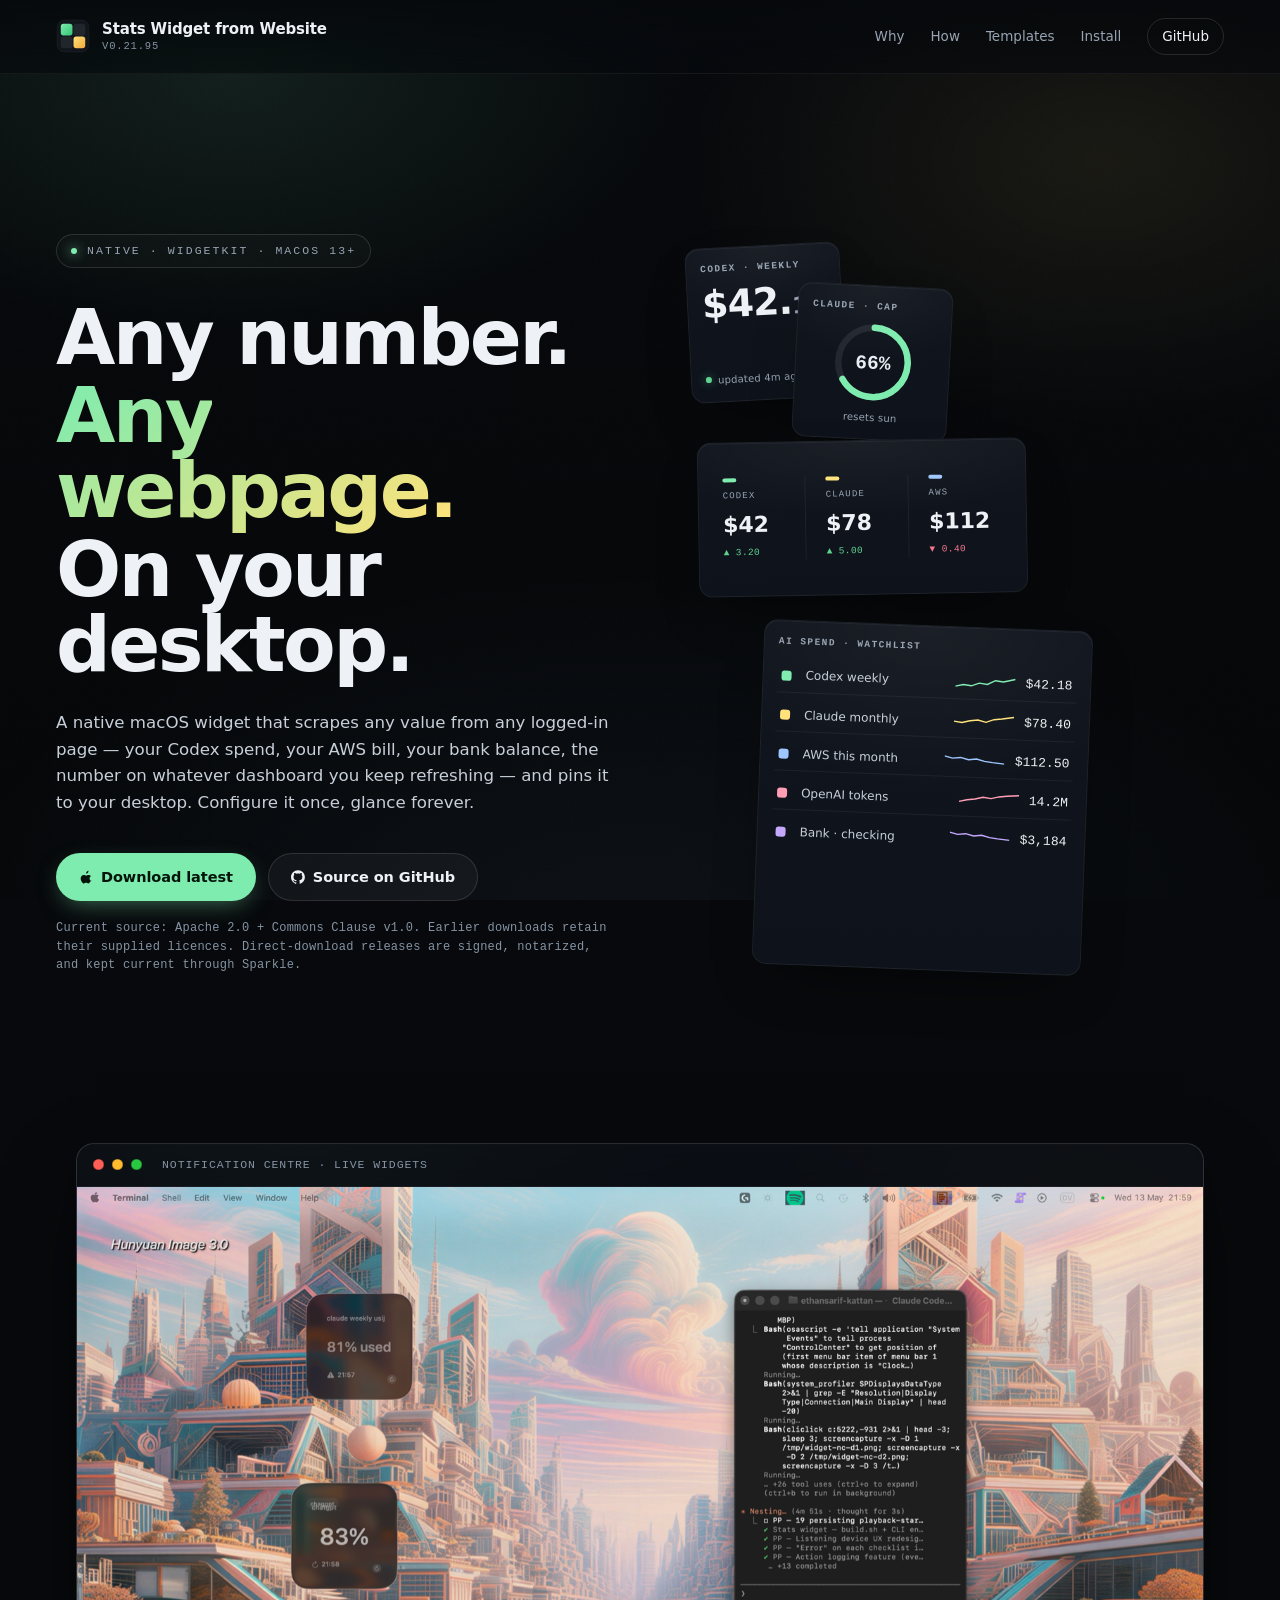
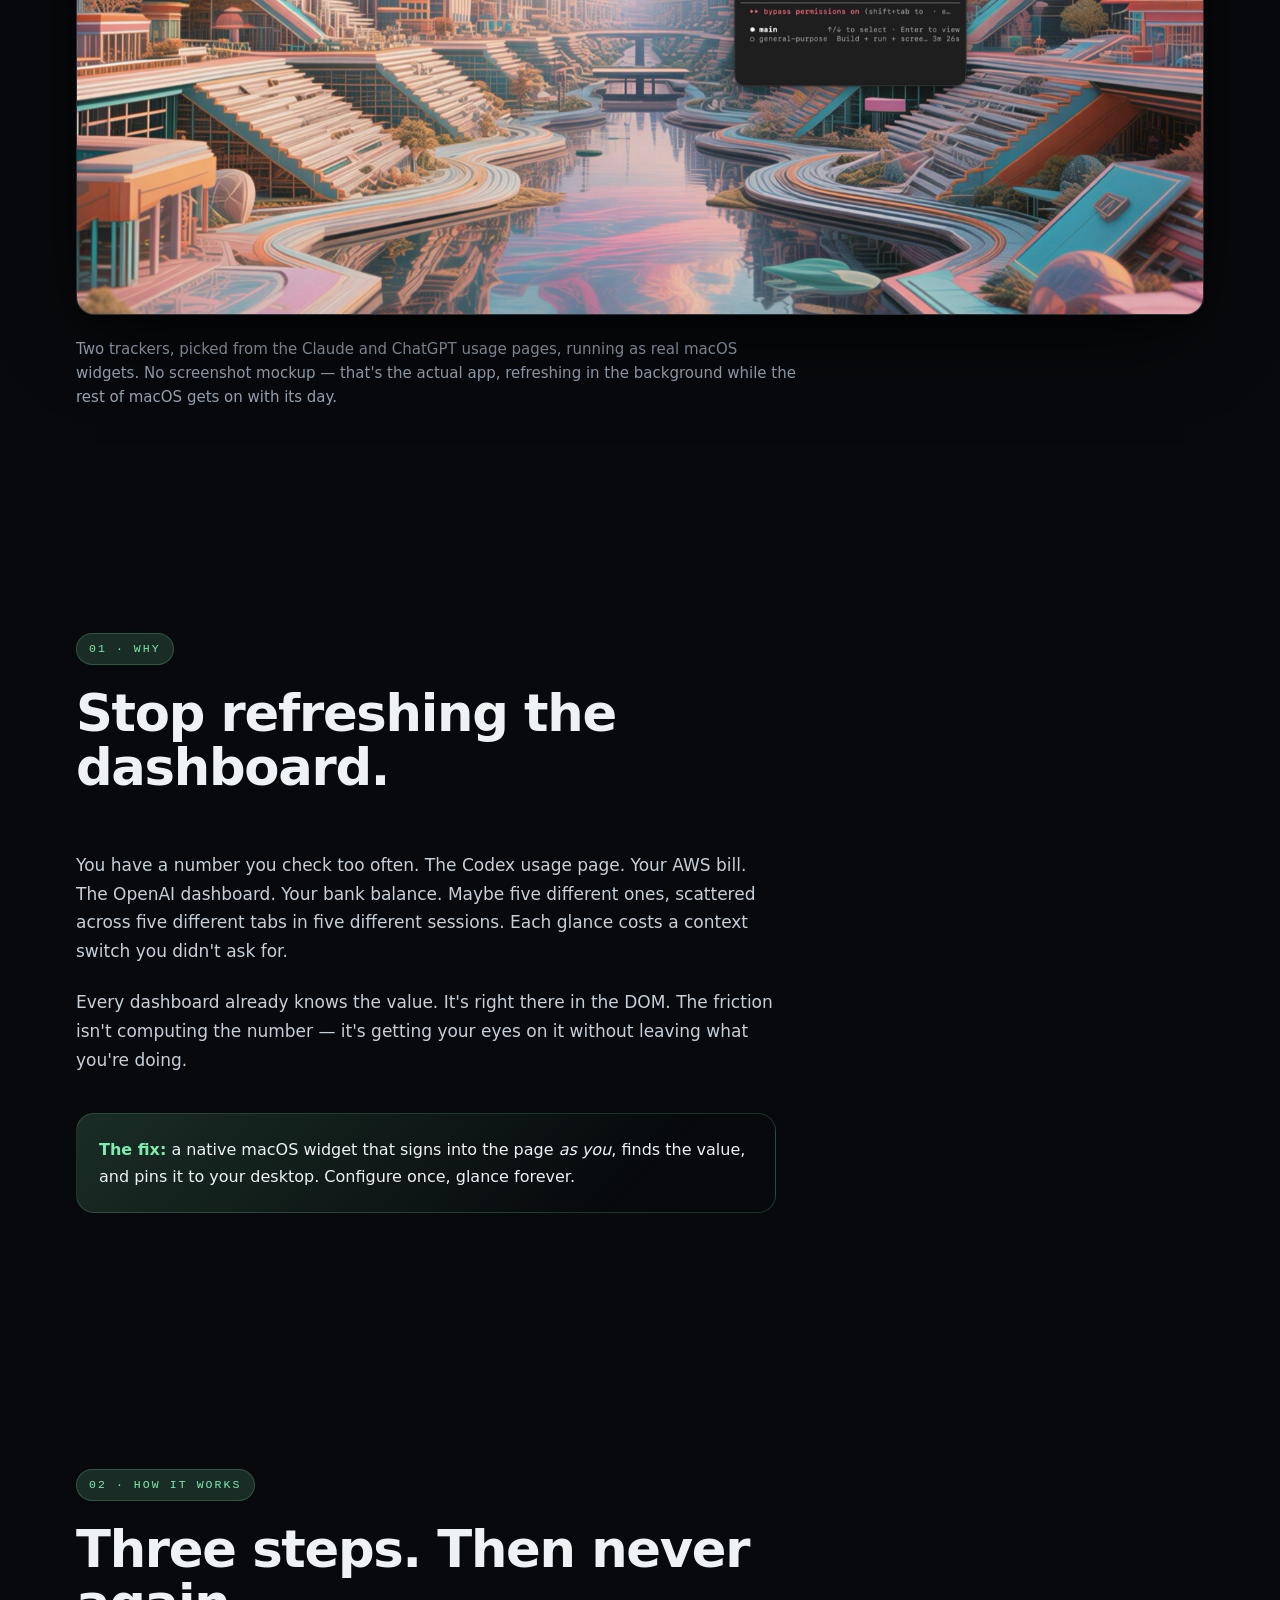
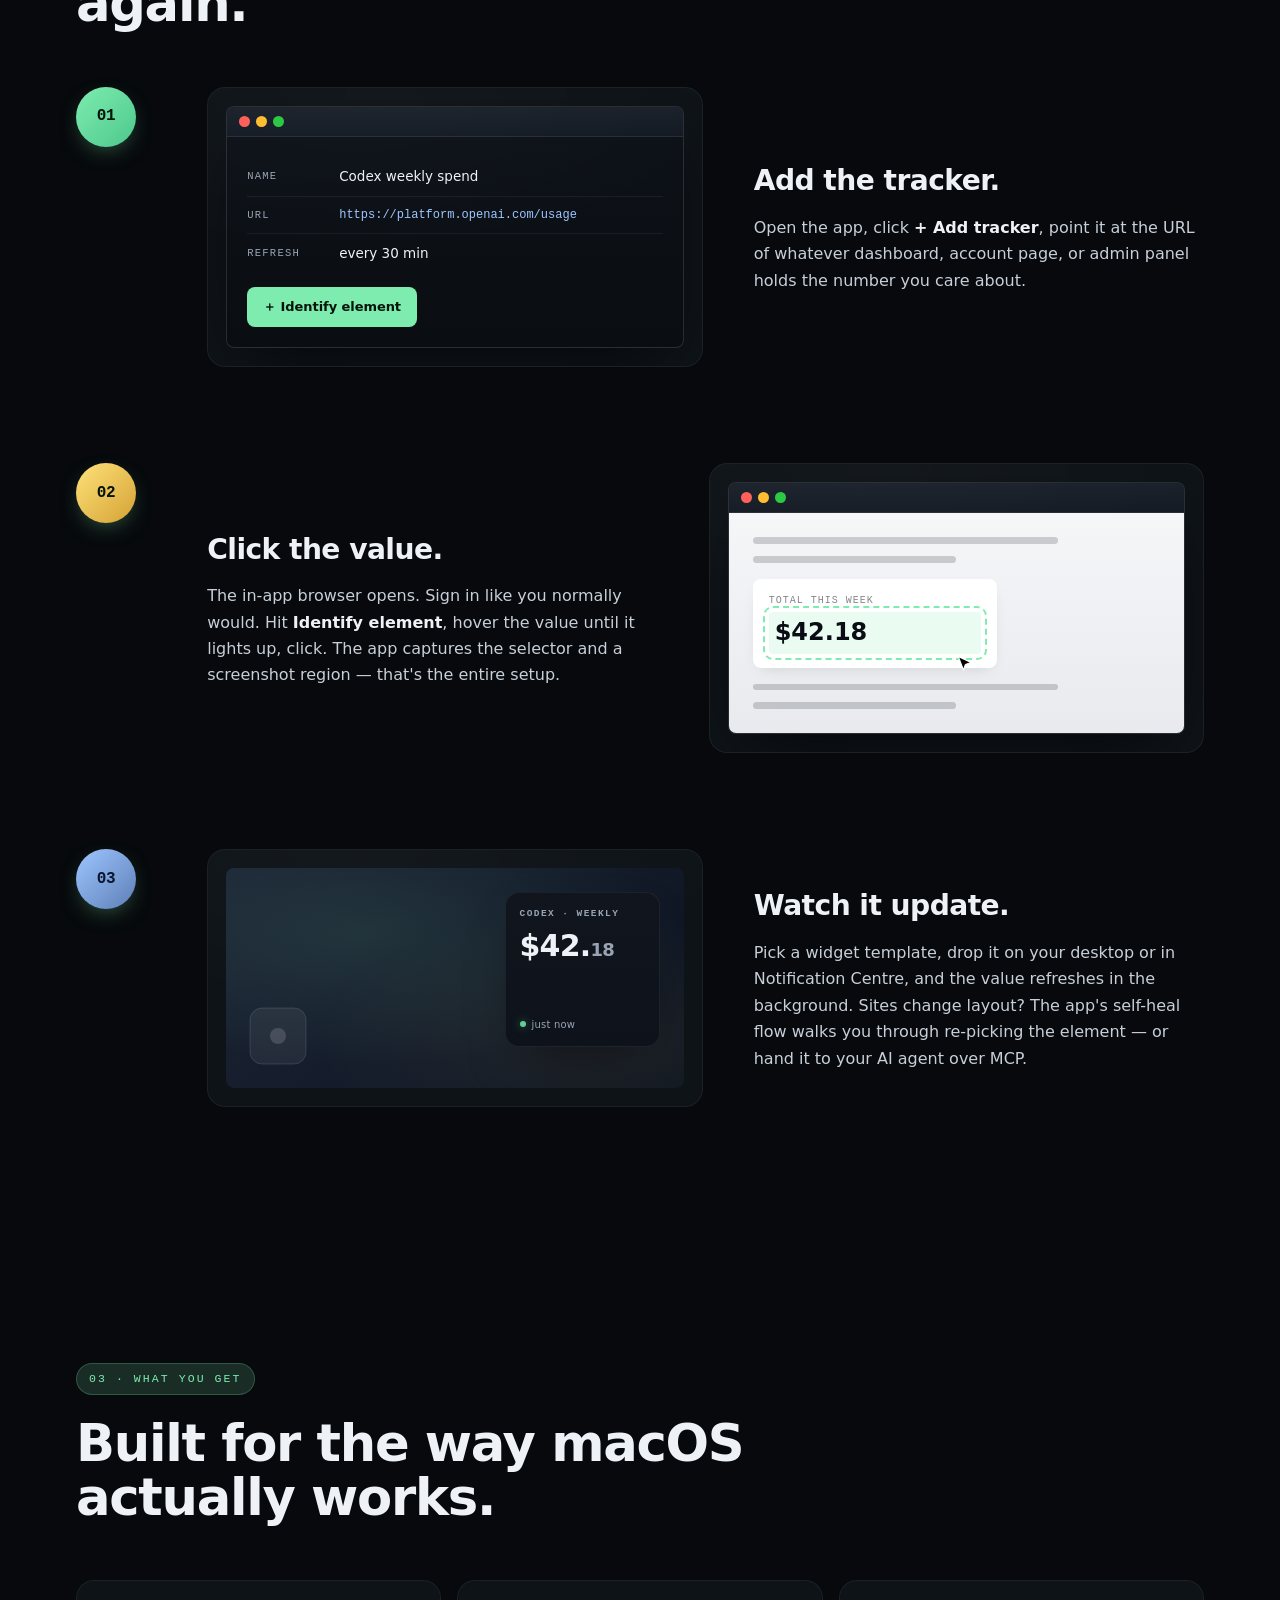
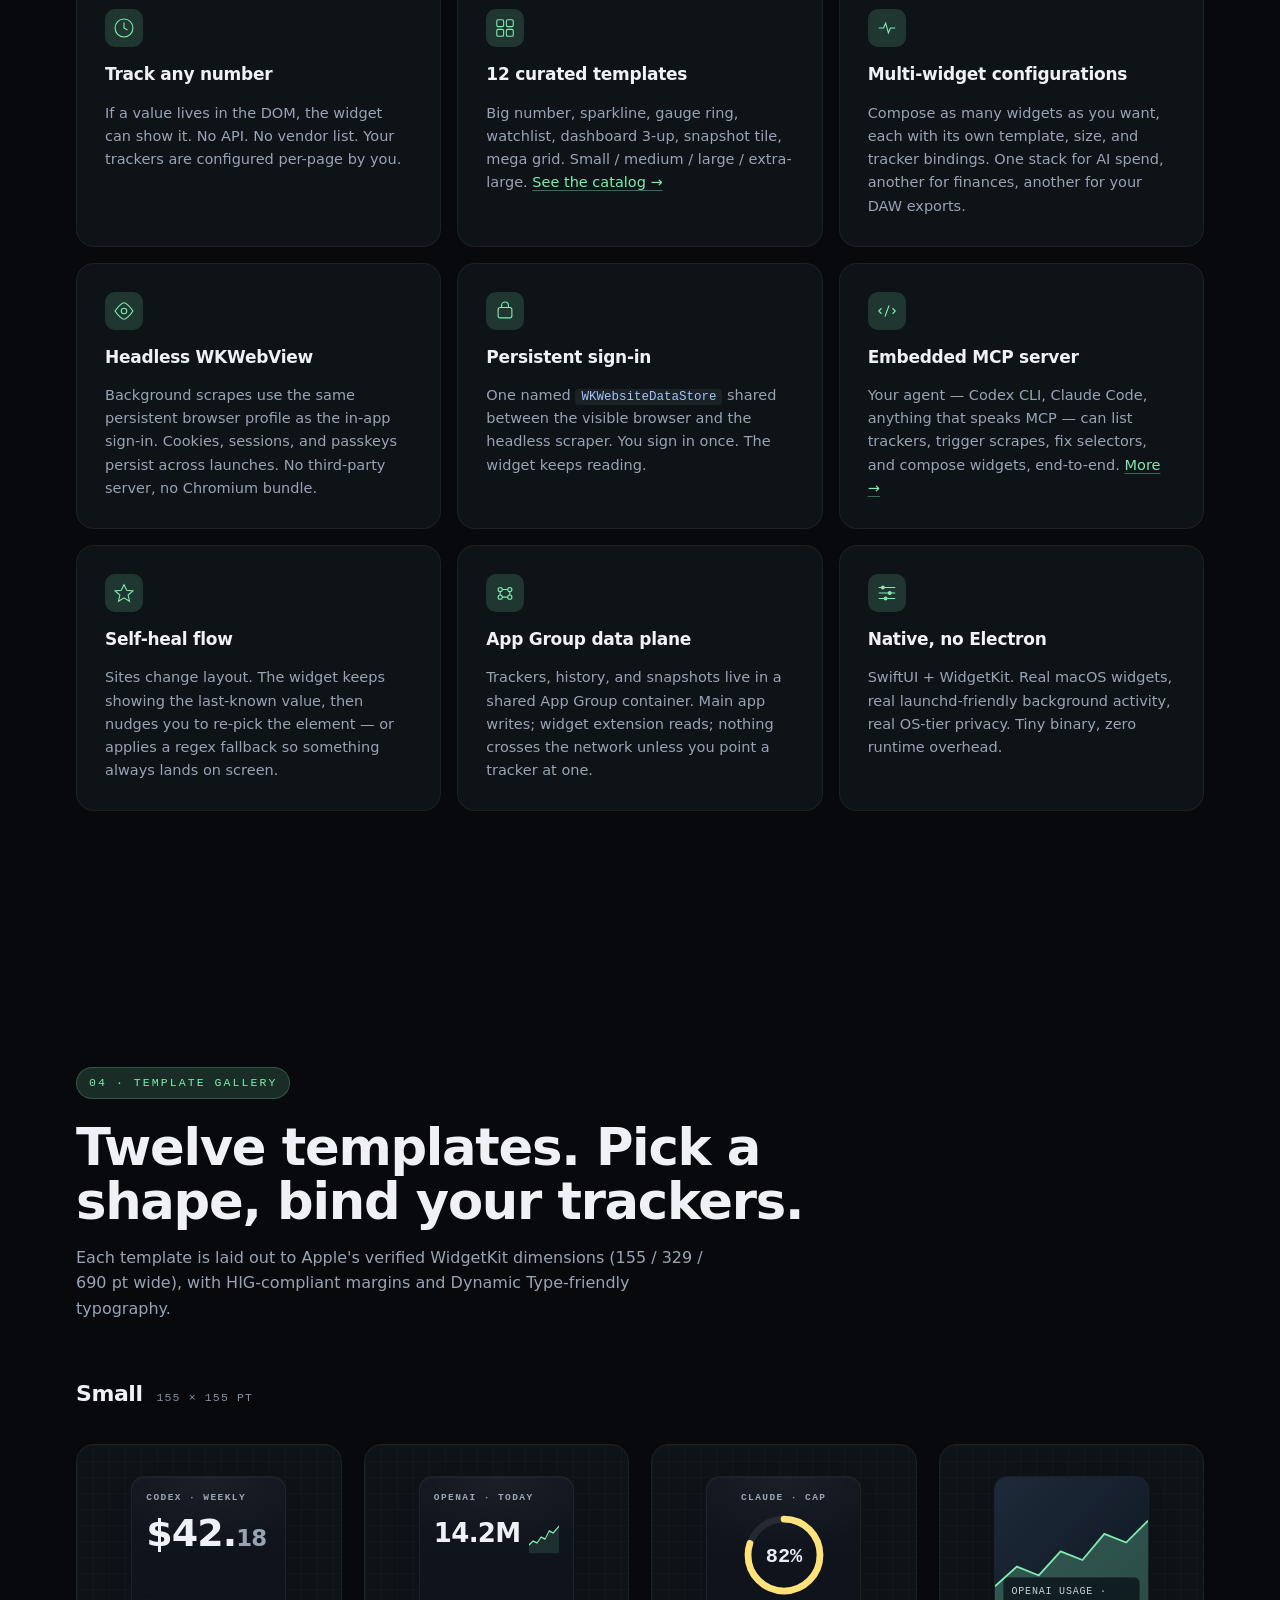
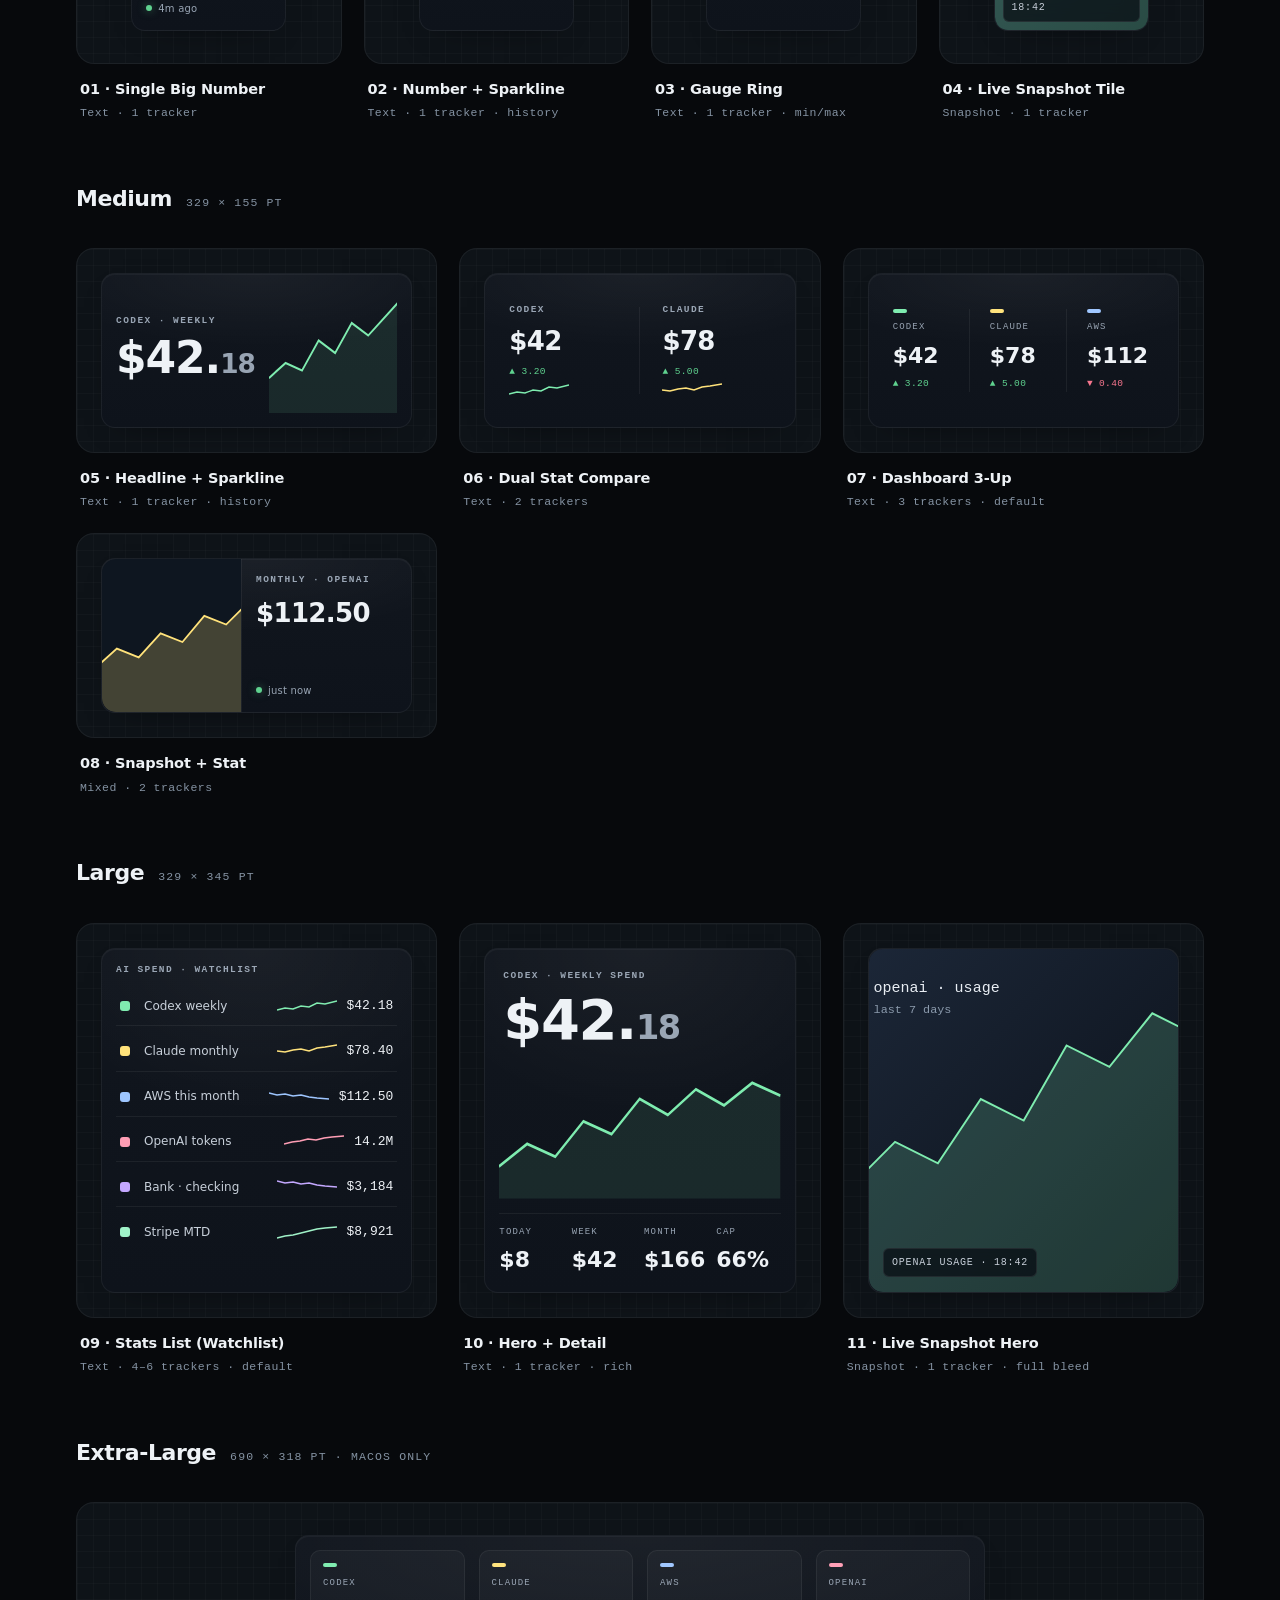
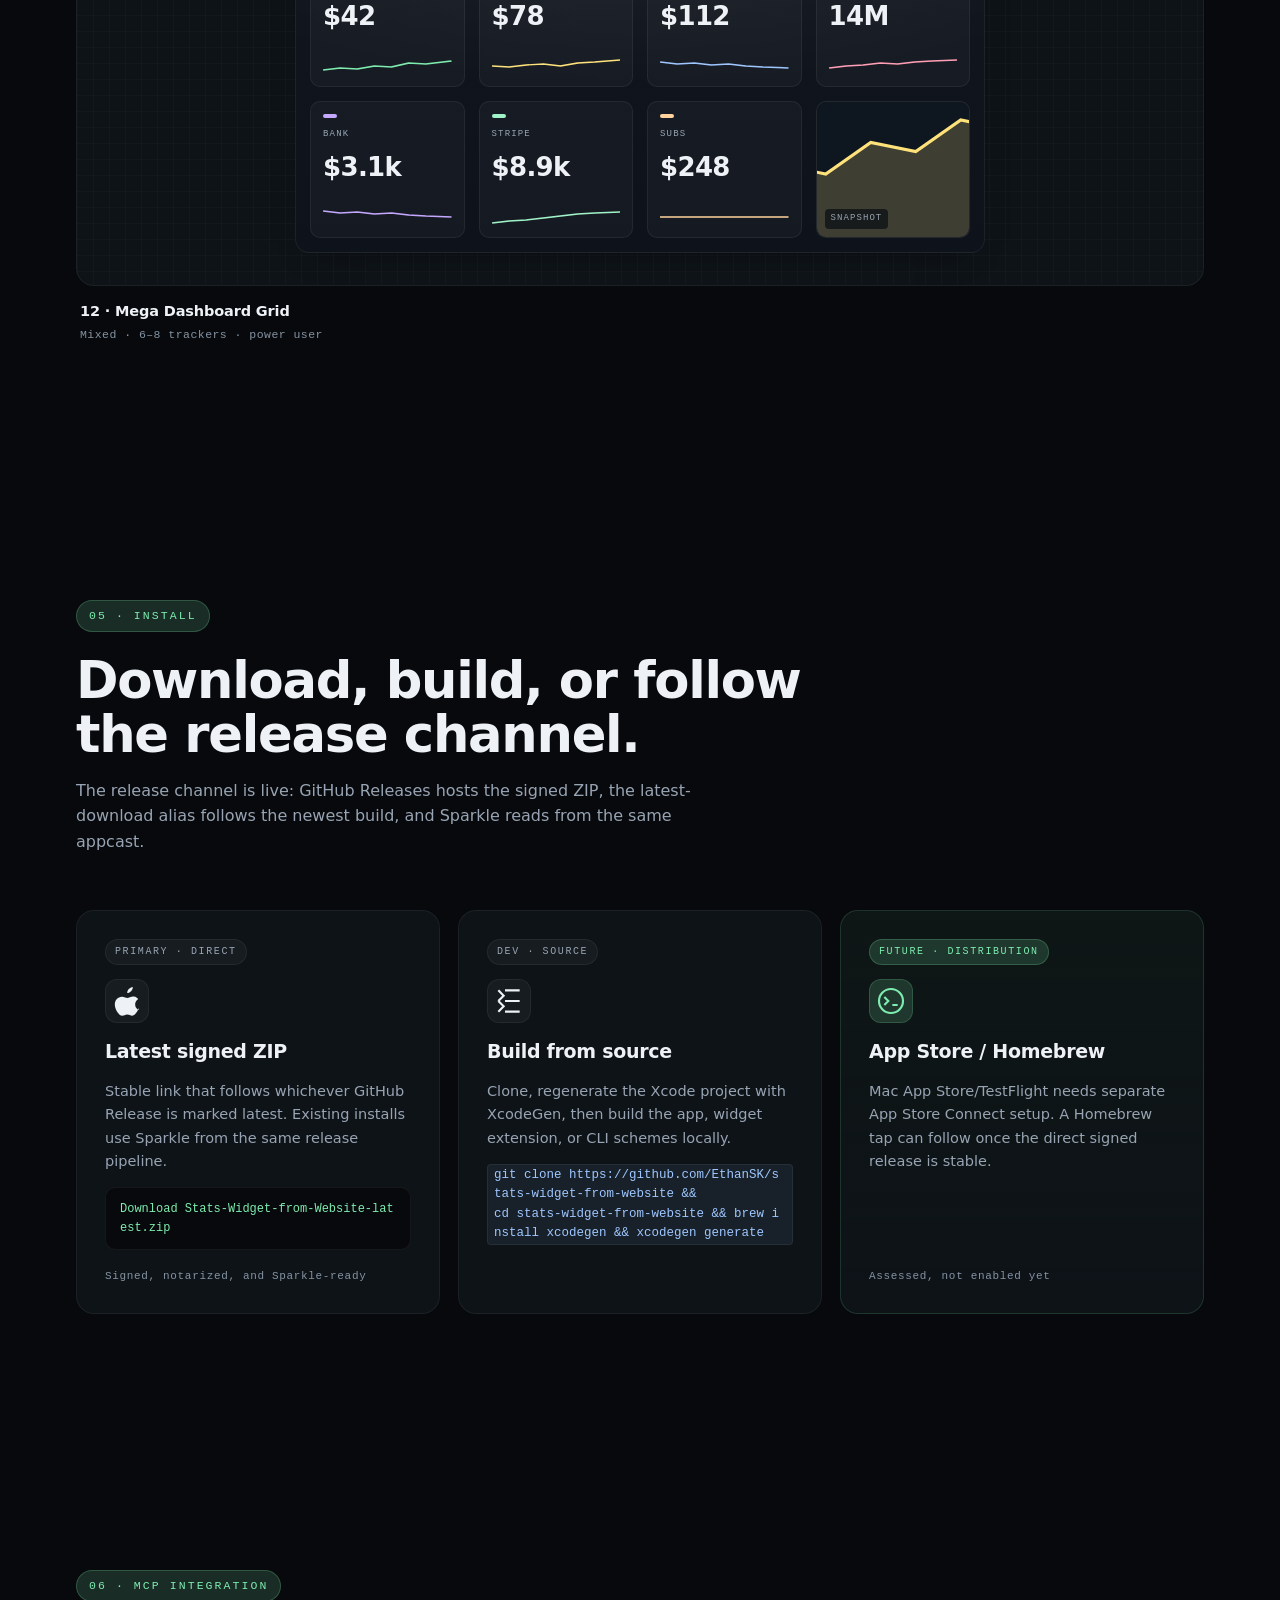
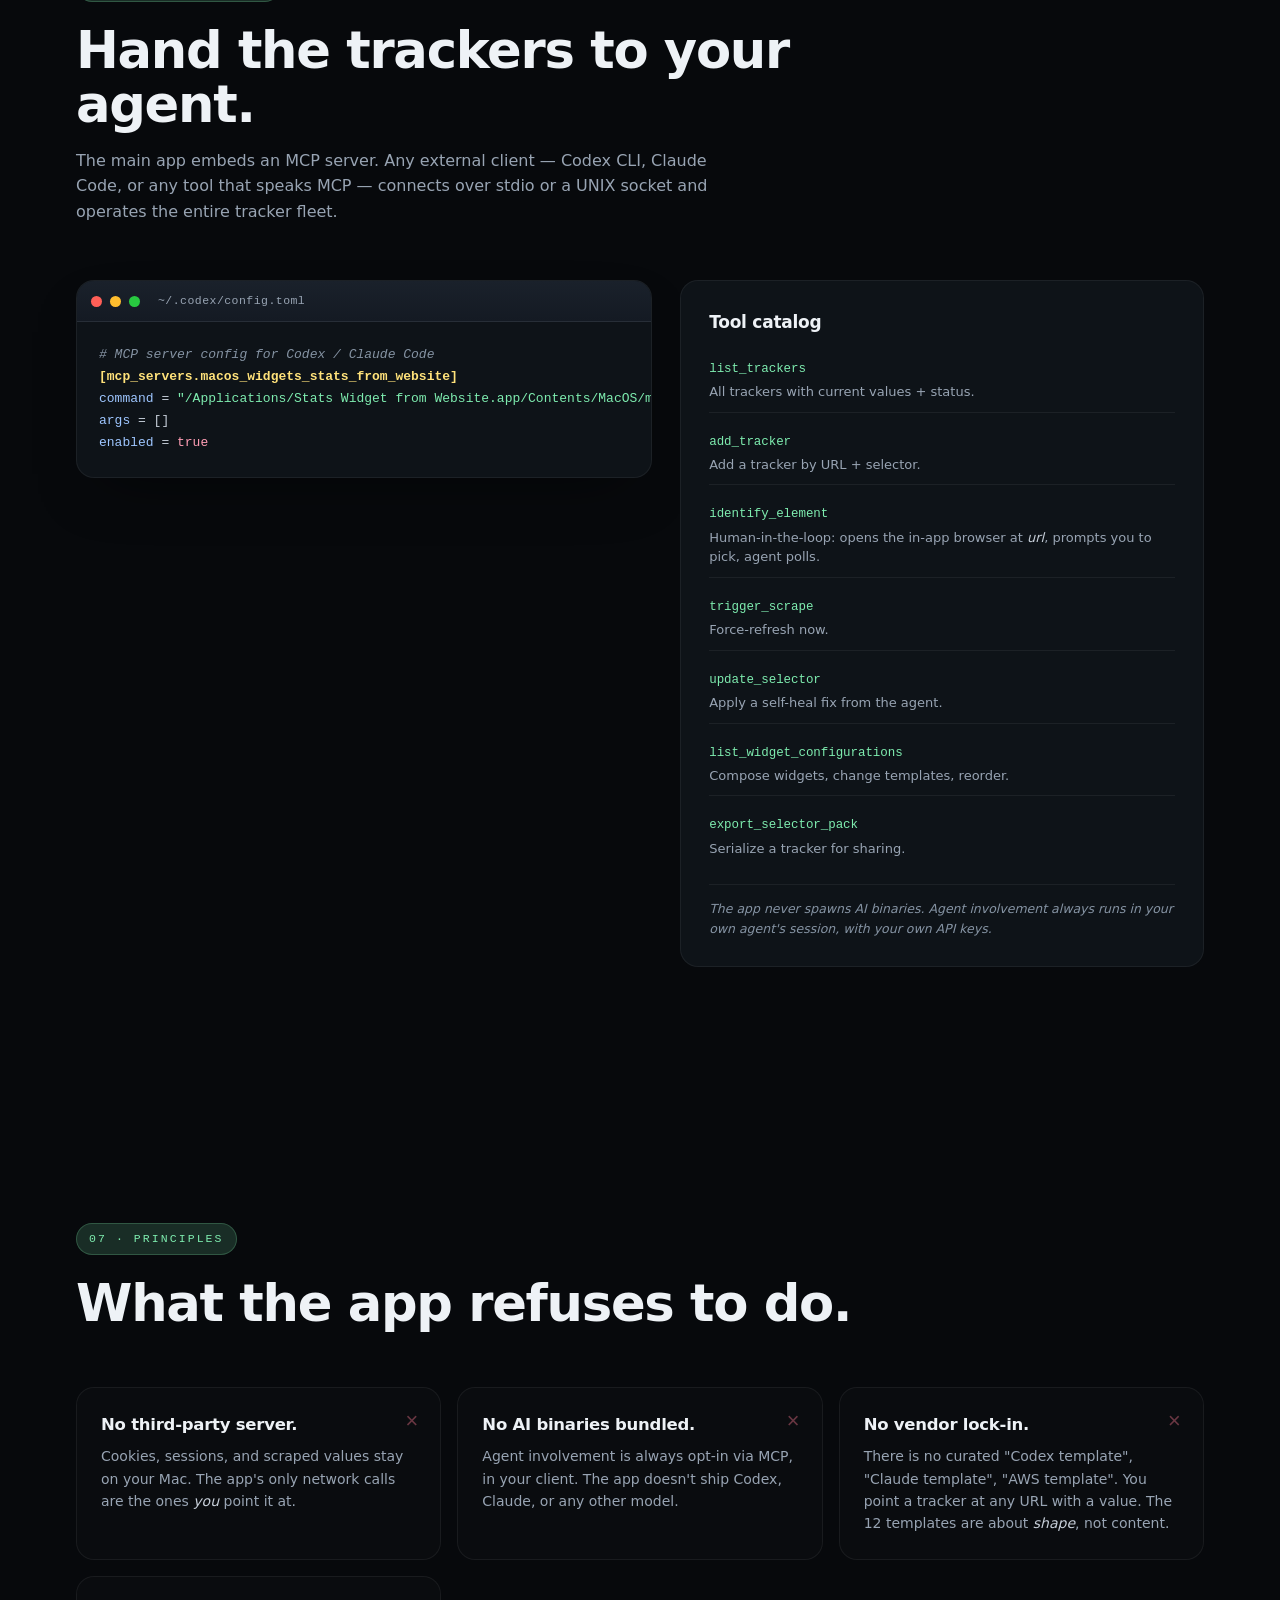
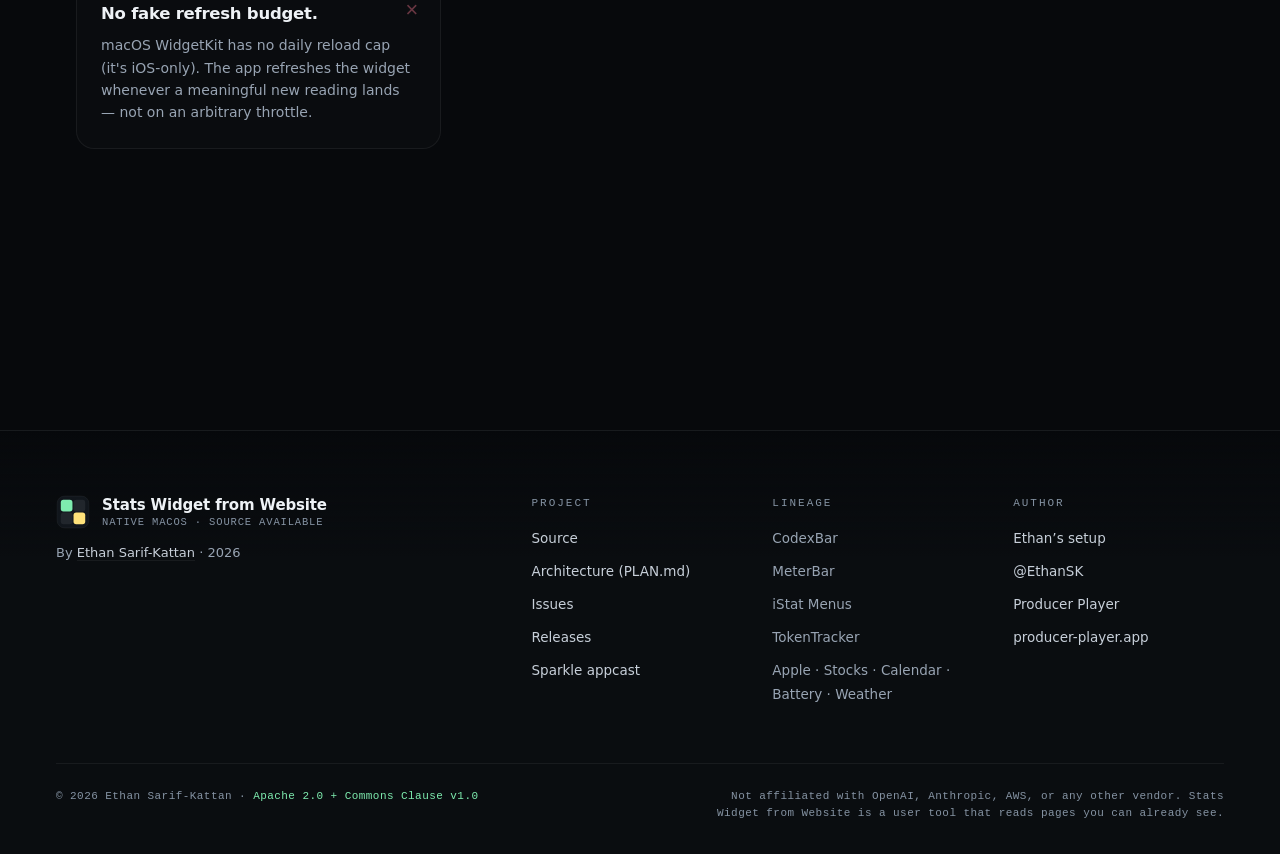
<file: index.html>
<!doctype html>
<html lang="en">
  <head>
    <meta charset="UTF-8" />
    <meta name="viewport" content="width=device-width, initial-scale=1.0" />
    <title>Stats Widget from Website — Native widgets for any number on any webpage</title>
    <meta
      name="description"
      content="A native macOS WidgetKit app that surfaces any number from any logged-in webpage to your desktop. Configure it once, glance forever. No tabs, no dashboards, no context-switching."
    />
    <meta name="robots" content="index, follow, max-image-preview:large" />
    <link rel="canonical" href="https://ethansk.github.io/stats-widget-from-website/" />
    <meta name="application-name" content="Stats Widget from Website" />
    <meta name="apple-mobile-web-app-title" content="Stats Widget from Website" />
    <meta name="theme-color" content="#0a0d10" />
    <link rel="icon" href="data:image/svg+xml,%3Csvg xmlns='http://www.w3.org/2000/svg' viewBox='0 0 64 64'%3E%3Crect width='64' height='64' rx='14' fill='%230a0d10'/%3E%3Crect x='8' y='8' width='22' height='22' rx='5' fill='%237eecaf'/%3E%3Crect x='34' y='8' width='22' height='22' rx='5' fill='%23ffffff' fill-opacity='0.08'/%3E%3Crect x='8' y='34' width='22' height='22' rx='5' fill='%23ffffff' fill-opacity='0.08'/%3E%3Crect x='34' y='34' width='22' height='22' rx='5' fill='%23ffe27a'/%3E%3C/svg%3E" />
    <link rel="stylesheet" href="styles.css" />

    <!-- Open Graph -->
    <meta property="og:site_name" content="Stats Widget from Website" />
    <meta property="og:type" content="website" />
    <meta property="og:locale" content="en_GB" />
    <meta property="og:url" content="https://ethansk.github.io/stats-widget-from-website/" />
    <meta property="og:title" content="Stats Widget from Website — Native widgets for any number on any webpage" />
    <meta property="og:description" content="A native macOS WidgetKit app that surfaces any number from any logged-in webpage to your desktop. Configure it once, glance forever." />
    <meta property="og:image" content="https://ethansk.github.io/stats-widget-from-website/assets/og-image.svg" />

    <meta name="twitter:card" content="summary_large_image" />
    <meta name="twitter:title" content="Stats Widget from Website — Native widgets for any number on any webpage" />
    <meta name="twitter:description" content="A native macOS WidgetKit app that surfaces any number from any logged-in webpage to your desktop." />
    <meta name="twitter:image" content="https://ethansk.github.io/stats-widget-from-website/assets/og-image.svg" />

    <script type="application/ld+json">
      {
        "@context": "https://schema.org",
        "@type": "SoftwareApplication",
        "name": "Stats Widget from Website",
        "applicationCategory": "UtilityApplication",
        "operatingSystem": "macOS 13+",
        "description": "A native macOS WidgetKit app that surfaces any number from any logged-in webpage to your desktop.",
        "url": "https://ethansk.github.io/stats-widget-from-website/",
        "downloadUrl": "https://github.com/EthanSK/stats-widget-from-website/releases/latest/download/Stats-Widget-from-Website-latest.zip",
        "sameAs": "https://github.com/EthanSK/stats-widget-from-website",
        "license": "https://github.com/EthanSK/stats-widget-from-website/blob/main/LICENSE"
      }
    </script>
  </head>
  <body>
    <div class="grain" aria-hidden="true"></div>
    <div class="ambient" aria-hidden="true"></div>

    <header class="topbar">
      <a class="brand" href="#top">
        <svg class="brand-mark" viewBox="0 0 64 64" aria-hidden="true">
          <rect x="2" y="2" width="60" height="60" rx="14" fill="#11161c" stroke="rgba(255,255,255,0.08)" stroke-width="1.2"/>
          <rect x="9" y="9" width="22" height="22" rx="5" fill="url(#g1)"/>
          <rect x="33" y="9" width="22" height="22" rx="5" fill="rgba(255,255,255,0.07)"/>
          <rect x="9" y="33" width="22" height="22" rx="5" fill="rgba(255,255,255,0.07)"/>
          <rect x="33" y="33" width="22" height="22" rx="5" fill="url(#g2)"/>
          <defs>
            <linearGradient id="g1" x1="0" x2="1" y1="0" y2="1">
              <stop offset="0" stop-color="#7eecaf"/>
              <stop offset="1" stop-color="#34c474"/>
            </linearGradient>
            <linearGradient id="g2" x1="0" x2="1" y1="0" y2="1">
              <stop offset="0" stop-color="#ffe27a"/>
              <stop offset="1" stop-color="#f0a93b"/>
            </linearGradient>
          </defs>
        </svg>
        <span class="brand-words">
          <span class="brand-name">Stats Widget from Website</span>
          <span class="brand-sub" id="brand-version" data-default="v0.21.71">v0.21.71</span>
        </span>
      </a>
      <nav class="topnav" aria-label="Primary">
        <a href="#why">Why</a>
        <a href="#how">How</a>
        <a href="#templates">Templates</a>
        <a href="#install">Install</a>
        <a href="https://github.com/EthanSK/stats-widget-from-website" class="topnav-github" rel="noopener">GitHub</a>
      </nav>
    </header>

    <main id="top">
      <!-- ───────────── HERO ───────────── -->
      <section class="hero">
        <div class="hero-inner">
          <p class="hero-eyebrow"><span class="dot"></span>NATIVE · WIDGETKIT · MACOS 13+</p>
          <h1 class="hero-title">
            <span class="hero-line">Any number.</span>
            <span class="hero-line"><span class="hero-accent">Any webpage.</span></span>
            <span class="hero-line">On your desktop.</span>
          </h1>
          <p class="hero-tag">
            A native macOS widget that scrapes any value from any logged-in
            page — your Codex spend, your AWS bill, your bank balance, the
            number on whatever dashboard you keep refreshing — and pins it
            to your desktop. Configure it once, glance forever.
          </p>
          <div class="hero-cta">
            <a class="btn btn-primary" href="https://github.com/EthanSK/stats-widget-from-website/releases/latest/download/Stats-Widget-from-Website-latest.zip" rel="noopener">
              <svg width="14" height="14" viewBox="0 0 24 24" fill="currentColor" aria-hidden="true"><path d="M16.365 1.43c0 1.14-.493 2.27-1.177 3.08-.744.9-1.99 1.57-2.987 1.57-.12-1.03.396-2.13 1.077-2.99.764-.9 2.02-1.49 2.937-1.66.05.34.15.68.15 1zm4.565 15.71c-.03.07-.46 1.58-1.55 3.14-.95 1.34-1.94 2.71-3.5 2.71-1.55 0-1.94-.92-3.69-.92-1.71 0-2.34.94-3.75.94-1.55 0-2.59-1.27-3.59-2.61-1.62-2.21-2.85-6.18-1.21-8.93.97-1.65 2.83-2.69 4.78-2.69 1.5 0 2.92.99 3.84.99.93 0 2.67-1.13 4.32-1.13.69 0 2.59.06 3.81 2.07-.1.06-2.27 1.32-2.25 3.95.03 3.13 2.74 4.17 2.78 4.18z"/></svg>
              Download latest
            </a>
            <a class="btn btn-ghost" href="https://github.com/EthanSK/stats-widget-from-website" rel="noopener">
              <svg width="14" height="14" viewBox="0 0 24 24" fill="currentColor" aria-hidden="true"><path d="M12 .5C5.4.5 0 5.9 0 12.5c0 5.3 3.4 9.7 8.2 11.3.6.1.8-.3.8-.6v-2.1c-3.3.7-4-1.6-4-1.6-.5-1.4-1.3-1.8-1.3-1.8-1.1-.7.1-.7.1-.7 1.2.1 1.8 1.2 1.8 1.2 1.1 1.8 2.8 1.3 3.5 1 .1-.8.4-1.3.7-1.6-2.7-.3-5.5-1.3-5.5-5.9 0-1.3.5-2.4 1.2-3.2-.1-.3-.5-1.5.1-3.2 0 0 1-.3 3.3 1.2.9-.3 2-.4 3-.4s2 .1 3 .4c2.3-1.5 3.3-1.2 3.3-1.2.7 1.7.2 2.9.1 3.2.8.8 1.2 1.9 1.2 3.2 0 4.6-2.8 5.6-5.5 5.9.4.4.8 1.1.8 2.2v3.3c0 .3.2.7.8.6 4.8-1.6 8.2-6 8.2-11.3C24 5.9 18.6.5 12 .5z"/></svg>
              Source on GitHub
            </a>
          </div>
          <p class="hero-note">Current source: Apache 2.0 + Commons Clause v1.0. Earlier downloads retain their supplied licences. Direct-download releases are signed, notarized, and kept current through Sparkle.</p>
        </div>

        <!-- Hero composition: floating widget tiles -->
        <div class="hero-stage" aria-hidden="true">
          <div class="hero-grid">
            <!-- Tile 1: small big number -->
            <div class="tile tile-small tile-1" style="--delay: 0.05s">
              <div class="tile-title">CODEX · WEEKLY</div>
              <div class="tile-hero">$42.<span class="tile-hero-cents">18</span></div>
              <div class="tile-foot"><span class="tile-dot tile-dot-good"></span>updated 4m ago</div>
            </div>

            <!-- Tile 2: gauge ring -->
            <div class="tile tile-small tile-2" style="--delay: 0.15s">
              <div class="tile-title">CLAUDE · CAP</div>
              <svg class="tile-ring" viewBox="0 0 80 80">
                <circle cx="40" cy="40" r="32" fill="none" stroke="rgba(255,255,255,0.08)" stroke-width="6"/>
                <circle cx="40" cy="40" r="32" fill="none" stroke="#7eecaf" stroke-width="6" stroke-dasharray="201" stroke-dashoffset="68" stroke-linecap="round" transform="rotate(-90 40 40)"/>
                <text x="40" y="46" text-anchor="middle" fill="#e8edf3" font-size="18" font-weight="600" font-family="ui-monospace, SFMono-Regular, monospace">66%</text>
              </svg>
              <div class="tile-foot tile-foot-tight">resets sun</div>
            </div>

            <!-- Tile 3: medium dashboard 3-up -->
            <div class="tile tile-medium tile-3" style="--delay: 0.25s">
              <div class="tile-3up">
                <div class="tile-3up-col">
                  <div class="tile-chip" style="--chip:#7eecaf"></div>
                  <div class="tile-3up-title">CODEX</div>
                  <div class="tile-3up-val">$42</div>
                  <div class="tile-3up-delta delta-up">▲ 3.20</div>
                </div>
                <div class="tile-3up-col">
                  <div class="tile-chip" style="--chip:#ffe27a"></div>
                  <div class="tile-3up-title">CLAUDE</div>
                  <div class="tile-3up-val">$78</div>
                  <div class="tile-3up-delta delta-up">▲ 5.00</div>
                </div>
                <div class="tile-3up-col">
                  <div class="tile-chip" style="--chip:#9ec6ff"></div>
                  <div class="tile-3up-title">AWS</div>
                  <div class="tile-3up-val">$112</div>
                  <div class="tile-3up-delta delta-down">▼ 0.40</div>
                </div>
              </div>
            </div>

            <!-- Tile 4: large stats list -->
            <div class="tile tile-large tile-4" style="--delay: 0.35s">
              <div class="tile-title tile-title-pad">AI SPEND · WATCHLIST</div>
              <ul class="tile-list">
                <li><span class="tile-chip" style="--chip:#7eecaf"></span><span class="tile-list-name">Codex weekly</span><svg class="tile-spark" viewBox="0 0 60 16" preserveAspectRatio="none"><polyline fill="none" stroke="#7eecaf" stroke-width="1.4" points="0,12 8,10 16,11 24,8 32,9 40,5 48,6 60,3"/></svg><span class="tile-list-val">$42.18</span></li>
                <li><span class="tile-chip" style="--chip:#ffe27a"></span><span class="tile-list-name">Claude monthly</span><svg class="tile-spark" viewBox="0 0 60 16" preserveAspectRatio="none"><polyline fill="none" stroke="#ffe27a" stroke-width="1.4" points="0,8 8,9 16,7 24,6 32,8 40,5 48,4 60,2"/></svg><span class="tile-list-val">$78.40</span></li>
                <li><span class="tile-chip" style="--chip:#9ec6ff"></span><span class="tile-list-name">AWS this month</span><svg class="tile-spark" viewBox="0 0 60 16" preserveAspectRatio="none"><polyline fill="none" stroke="#9ec6ff" stroke-width="1.4" points="0,4 8,6 16,5 24,7 32,6 40,8 48,9 60,10"/></svg><span class="tile-list-val">$112.50</span></li>
                <li><span class="tile-chip" style="--chip:#ff9eb5"></span><span class="tile-list-name">OpenAI tokens</span><svg class="tile-spark" viewBox="0 0 60 16" preserveAspectRatio="none"><polyline fill="none" stroke="#ff9eb5" stroke-width="1.4" points="0,10 8,8 16,7 24,5 32,6 40,4 48,3 60,2"/></svg><span class="tile-list-val">14.2M</span></li>
                <li><span class="tile-chip" style="--chip:#c4a8ff"></span><span class="tile-list-name">Bank · checking</span><svg class="tile-spark" viewBox="0 0 60 16" preserveAspectRatio="none"><polyline fill="none" stroke="#c4a8ff" stroke-width="1.4" points="0,2 8,4 16,3 24,5 32,4 40,6 48,7 60,8"/></svg><span class="tile-list-val">$3,184</span></li>
              </ul>
            </div>
          </div>
        </div>
      </section>

      <!-- ───────────── PROOF SHOT ───────────── -->
      <section id="proof" class="section section-proof">
        <div class="proof-frame">
          <div class="proof-bar" aria-hidden="true">
            <span class="proof-dot proof-dot-r"></span>
            <span class="proof-dot proof-dot-y"></span>
            <span class="proof-dot proof-dot-g"></span>
            <span class="proof-title">Notification Centre · live widgets</span>
          </div>
          <img
            class="proof-img"
            src="assets/widgets-real.png"
            width="1600" height="1034"
            alt="Two macOS widgets in Notification Centre: a Claude usage tracker showing 81% used and a ChatGPT usage tracker showing 83%, layered over a desktop background."
            loading="lazy"
            decoding="async" />
        </div>
        <p class="proof-caption">
          Two trackers, picked from the Claude and ChatGPT usage pages,
          running as real macOS widgets. No screenshot mockup — that's the
          actual app, refreshing in the background while the rest of macOS
          gets on with its day.
        </p>
      </section>

      <!-- ───────────── WHY ───────────── -->
      <section id="why" class="section section-why">
        <div class="section-head">
          <p class="kicker">01 · WHY</p>
          <h2>Stop refreshing the dashboard.</h2>
        </div>
        <div class="prose">
          <p>
            You have a number you check too often. The Codex usage page.
            Your AWS bill. The OpenAI dashboard. Your bank balance. Maybe
            five different ones, scattered across five different tabs in
            five different sessions. Each glance costs a context switch
            you didn't ask for.
          </p>
          <p>
            Every dashboard already knows the value. It's right there in
            the DOM. The friction isn't computing the number — it's
            getting your eyes on it without leaving what you're doing.
          </p>
          <p class="prose-callout">
            <strong>The fix:</strong> a native macOS widget that signs into the page <em>as you</em>, finds the value, and pins it to your desktop. Configure once, glance forever.
          </p>
        </div>
      </section>

      <!-- ───────────── HOW ───────────── -->
      <section id="how" class="section section-how">
        <div class="section-head">
          <p class="kicker">02 · HOW IT WORKS</p>
          <h2>Three steps. Then never again.</h2>
        </div>

        <ol class="steps">
          <li class="step">
            <div class="step-num"><span>01</span></div>
            <div class="step-illustration step-illu-1" aria-hidden="true">
              <div class="window">
                <div class="window-bar"><span></span><span></span><span></span></div>
                <div class="window-body">
                  <div class="form-row"><span class="form-label">Name</span><span class="form-input">Codex weekly spend</span></div>
                  <div class="form-row"><span class="form-label">URL</span><span class="form-input form-mono">https://platform.openai.com/usage</span></div>
                  <div class="form-row"><span class="form-label">Refresh</span><span class="form-input">every 30 min</span></div>
                  <span class="form-btn" role="presentation">＋ Identify element</span>
                </div>
              </div>
            </div>
            <div class="step-copy">
              <h3>Add the tracker.</h3>
              <p>Open the app, click <strong>+ Add tracker</strong>, point it at the URL of whatever dashboard, account page, or admin panel holds the number you care about.</p>
            </div>
          </li>

          <li class="step step-flip">
            <div class="step-num"><span>02</span></div>
            <div class="step-illustration step-illu-2" aria-hidden="true">
              <div class="window">
                <div class="window-bar"><span></span><span></span><span></span></div>
                <div class="window-body window-body-browser">
                  <div class="browser-page">
                    <div class="browser-text-row"></div>
                    <div class="browser-text-row short"></div>
                    <div class="browser-card">
                      <div class="browser-card-label">Total this week</div>
                      <div class="browser-card-value pulse-target">$42.18</div>
                    </div>
                    <div class="browser-text-row"></div>
                    <div class="browser-text-row short"></div>
                  </div>
                  <div class="browser-cursor"></div>
                </div>
              </div>
            </div>
            <div class="step-copy">
              <h3>Click the value.</h3>
              <p>The in-app browser opens. Sign in like you normally would. Hit <strong>Identify element</strong>, hover the value until it lights up, click. The app captures the selector and a screenshot region — that's the entire setup.</p>
            </div>
          </li>

          <li class="step">
            <div class="step-num"><span>03</span></div>
            <div class="step-illustration step-illu-3" aria-hidden="true">
              <div class="desktop">
                <div class="desktop-tile">
                  <div class="tile-title">CODEX · WEEKLY</div>
                  <div class="tile-hero tile-hero-sm">$42.<span class="tile-hero-cents">18</span></div>
                  <div class="tile-foot"><span class="tile-dot tile-dot-good"></span>just now</div>
                </div>
                <div class="desktop-spark"></div>
              </div>
            </div>
            <div class="step-copy">
              <h3>Watch it update.</h3>
              <p>Pick a widget template, drop it on your desktop or in Notification Centre, and the value refreshes in the background. Sites change layout? The app's self-heal flow walks you through re-picking the element — or hand it to your AI agent over MCP.</p>
            </div>
          </li>
        </ol>
      </section>

      <!-- ───────────── FEATURES ───────────── -->
      <section id="features" class="section section-features">
        <div class="section-head">
          <p class="kicker">03 · WHAT YOU GET</p>
          <h2>Built for the way macOS actually works.</h2>
        </div>

        <div class="features-grid">
          <article class="feat">
            <div class="feat-icon">
              <svg viewBox="0 0 32 32" fill="none" stroke="currentColor" stroke-width="1.6"><circle cx="16" cy="16" r="13"/><path d="M16 8v8l5 3"/></svg>
            </div>
            <h3>Track any number</h3>
            <p>If a value lives in the DOM, the widget can show it. No API. No vendor list. Your trackers are configured per-page by you.</p>
          </article>

          <article class="feat">
            <div class="feat-icon">
              <svg viewBox="0 0 32 32" fill="none" stroke="currentColor" stroke-width="1.6"><rect x="4" y="4" width="10" height="10" rx="2"/><rect x="18" y="4" width="10" height="10" rx="2"/><rect x="4" y="18" width="10" height="10" rx="2"/><rect x="18" y="18" width="10" height="10" rx="2"/></svg>
            </div>
            <h3>12 curated templates</h3>
            <p>Big number, sparkline, gauge ring, watchlist, dashboard 3-up, snapshot tile, mega grid. Small / medium / large / extra-large. <a href="#templates">See the catalog →</a></p>
          </article>

          <article class="feat">
            <div class="feat-icon">
              <svg viewBox="0 0 32 32" fill="none" stroke="currentColor" stroke-width="1.6"><path d="M4 16h7l3-7 4 14 3-7h7"/></svg>
            </div>
            <h3>Multi-widget configurations</h3>
            <p>Compose as many widgets as you want, each with its own template, size, and tracker bindings. One stack for AI spend, another for finances, another for your DAW exports.</p>
          </article>

          <article class="feat">
            <div class="feat-icon">
              <svg viewBox="0 0 32 32" fill="none" stroke="currentColor" stroke-width="1.6"><path d="M3 16C8 8 14 4 16 4s8 4 13 12c-5 8-11 12-13 12S8 24 3 16Z"/><circle cx="16" cy="16" r="4"/></svg>
            </div>
            <h3>Headless WKWebView</h3>
            <p>Background scrapes use the same persistent browser profile as the in-app sign-in. Cookies, sessions, and passkeys persist across launches. No third-party server, no Chromium bundle.</p>
          </article>

          <article class="feat">
            <div class="feat-icon">
              <svg viewBox="0 0 32 32" fill="none" stroke="currentColor" stroke-width="1.6"><rect x="6" y="11" width="20" height="15" rx="3"/><path d="M11 11V8a5 5 0 0 1 10 0v3"/></svg>
            </div>
            <h3>Persistent sign-in</h3>
            <p>One named <code>WKWebsiteDataStore</code> shared between the visible browser and the headless scraper. You sign in once. The widget keeps reading.</p>
          </article>

          <article class="feat">
            <div class="feat-icon">
              <svg viewBox="0 0 32 32" fill="none" stroke="currentColor" stroke-width="1.6"><path d="M8 20l-4-4 4-4M24 12l4 4-4 4M19 8l-6 16"/></svg>
            </div>
            <h3>Embedded MCP server</h3>
            <p>Your agent — Codex CLI, Claude Code, anything that speaks MCP — can list trackers, trigger scrapes, fix selectors, and compose widgets, end-to-end. <a href="#mcp">More →</a></p>
          </article>

          <article class="feat">
            <div class="feat-icon">
              <svg viewBox="0 0 32 32" fill="none" stroke="currentColor" stroke-width="1.6"><path d="M16 4l4 8 9 1-7 6 2 9-8-5-8 5 2-9-7-6 9-1z"/></svg>
            </div>
            <h3>Self-heal flow</h3>
            <p>Sites change layout. The widget keeps showing the last-known value, then nudges you to re-pick the element — or applies a regex fallback so something always lands on screen.</p>
          </article>

          <article class="feat">
            <div class="feat-icon">
              <svg viewBox="0 0 32 32" fill="none" stroke="currentColor" stroke-width="1.6"><circle cx="9" cy="11" r="3"/><circle cx="23" cy="11" r="3"/><circle cx="9" cy="22" r="3"/><circle cx="23" cy="22" r="3"/><path d="M12 11h8M12 22h8M9 14v5M23 14v5"/></svg>
            </div>
            <h3>App Group data plane</h3>
            <p>Trackers, history, and snapshots live in a shared App Group container. Main app writes; widget extension reads; nothing crosses the network unless you point a tracker at one.</p>
          </article>

          <article class="feat">
            <div class="feat-icon">
              <svg viewBox="0 0 32 32" fill="none" stroke="currentColor" stroke-width="1.6"><path d="M4 8h24M4 16h24M4 24h24"/><circle cx="10" cy="8" r="2" fill="currentColor"/><circle cx="20" cy="16" r="2" fill="currentColor"/><circle cx="14" cy="24" r="2" fill="currentColor"/></svg>
            </div>
            <h3>Native, no Electron</h3>
            <p>SwiftUI + WidgetKit. Real macOS widgets, real launchd-friendly background activity, real OS-tier privacy. Tiny binary, zero runtime overhead.</p>
          </article>
        </div>
      </section>

      <!-- ───────────── TEMPLATES ───────────── -->
      <section id="templates" class="section section-templates">
        <div class="section-head">
          <p class="kicker">04 · TEMPLATE GALLERY</p>
          <h2>Twelve templates. Pick a shape, bind your trackers.</h2>
          <p class="section-sub">Each template is laid out to Apple's verified WidgetKit dimensions
            (155 / 329 / 690 pt wide), with HIG-compliant margins and Dynamic
            Type-friendly typography.</p>
        </div>

        <div class="size-stack">
          <h3 class="size-label"><span>Small</span><span class="size-dim">155 × 155 pt</span></h3>
          <div class="gallery gallery-small">
            <figure class="card card-small">
              <div class="card-frame">
                <div class="tile tile-small tile-flat">
                  <div class="tile-title">CODEX · WEEKLY</div>
                  <div class="tile-hero">$42.<span class="tile-hero-cents">18</span></div>
                  <div class="tile-foot"><span class="tile-dot tile-dot-good"></span>4m ago</div>
                </div>
              </div>
              <figcaption><strong>01 · Single Big Number</strong><span>Text · 1 tracker</span></figcaption>
            </figure>

            <figure class="card card-small">
              <div class="card-frame">
                <div class="tile tile-small tile-flat">
                  <div class="tile-title">OPENAI · TODAY</div>
                  <div class="tile-row-split">
                    <div class="tile-hero tile-hero-md">14.2M</div>
                    <svg class="tile-spark-lg" viewBox="0 0 60 30" preserveAspectRatio="none"><path d="M0,22 L8,18 L16,20 L24,14 L32,16 L40,8 L48,10 L60,3" fill="none" stroke="#7eecaf" stroke-width="1.6"/><path d="M0,22 L8,18 L16,20 L24,14 L32,16 L40,8 L48,10 L60,3 L60,30 L0,30 Z" fill="rgba(126,236,175,0.12)"/></svg>
                  </div>
                </div>
              </div>
              <figcaption><strong>02 · Number + Sparkline</strong><span>Text · 1 tracker · history</span></figcaption>
            </figure>

            <figure class="card card-small">
              <div class="card-frame">
                <div class="tile tile-small tile-flat tile-center">
                  <div class="tile-title">CLAUDE · CAP</div>
                  <svg class="tile-ring" viewBox="0 0 80 80">
                    <circle cx="40" cy="40" r="32" fill="none" stroke="rgba(255,255,255,0.08)" stroke-width="6"/>
                    <circle cx="40" cy="40" r="32" fill="none" stroke="#ffe27a" stroke-width="6" stroke-dasharray="201" stroke-dashoffset="40" stroke-linecap="round" transform="rotate(-90 40 40)"/>
                    <text x="40" y="46" text-anchor="middle" fill="#e8edf3" font-size="18" font-weight="600" font-family="ui-monospace, SFMono-Regular, monospace">82%</text>
                  </svg>
                </div>
              </div>
              <figcaption><strong>03 · Gauge Ring</strong><span>Text · 1 tracker · min/max</span></figcaption>
            </figure>

            <figure class="card card-small">
              <div class="card-frame">
                <div class="tile tile-small tile-flat tile-snapshot" aria-label="snapshot tile">
                  <div class="snap-image">
                    <svg viewBox="0 0 140 140" preserveAspectRatio="xMidYMid slice">
                      <defs><linearGradient id="snapg1" x1="0" x2="1" y1="0" y2="1"><stop offset="0" stop-color="#1e2a3a"/><stop offset="1" stop-color="#0e1620"/></linearGradient></defs>
                      <rect width="140" height="140" fill="url(#snapg1)"/>
                      <path d="M0,100 L20,82 L40,90 L60,68 L80,76 L100,52 L120,60 L140,40 L140,140 L0,140 Z" fill="rgba(126,236,175,0.25)"/>
                      <path d="M0,100 L20,82 L40,90 L60,68 L80,76 L100,52 L120,60 L140,40" fill="none" stroke="#7eecaf" stroke-width="1.6"/>
                    </svg>
                  </div>
                  <div class="snap-overlay">openai usage · 18:42</div>
                </div>
              </div>
              <figcaption><strong>04 · Live Snapshot Tile</strong><span>Snapshot · 1 tracker</span></figcaption>
            </figure>
          </div>

          <h3 class="size-label"><span>Medium</span><span class="size-dim">329 × 155 pt</span></h3>
          <div class="gallery gallery-medium">
            <figure class="card card-medium">
              <div class="card-frame">
                <div class="tile tile-medium tile-flat">
                  <div class="tile-medium-row">
                    <div class="tile-medium-left">
                      <div class="tile-title">CODEX · WEEKLY</div>
                      <div class="tile-hero tile-hero-lg">$42.<span class="tile-hero-cents">18</span></div>
                    </div>
                    <div class="tile-medium-right">
                      <svg class="tile-spark-xl" viewBox="0 0 140 100" preserveAspectRatio="none">
                        <path d="M0,72 L18,60 L36,66 L54,42 L72,52 L90,28 L108,38 L140,12" fill="none" stroke="#7eecaf" stroke-width="1.8"/>
                        <path d="M0,72 L18,60 L36,66 L54,42 L72,52 L90,28 L108,38 L140,12 L140,100 L0,100 Z" fill="rgba(126,236,175,0.10)"/>
                      </svg>
                    </div>
                  </div>
                </div>
              </div>
              <figcaption><strong>05 · Headline + Sparkline</strong><span>Text · 1 tracker · history</span></figcaption>
            </figure>

            <figure class="card card-medium">
              <div class="card-frame">
                <div class="tile tile-medium tile-flat">
                  <div class="tile-compare">
                    <div class="tile-compare-side">
                      <div class="tile-title">CODEX</div>
                      <div class="tile-hero tile-hero-md">$42</div>
                      <div class="tile-3up-delta delta-up">▲ 3.20</div>
                      <svg class="tile-spark" viewBox="0 0 60 16" preserveAspectRatio="none"><polyline fill="none" stroke="#7eecaf" stroke-width="1.4" points="0,12 8,10 16,11 24,8 32,9 40,5 48,6 60,3"/></svg>
                    </div>
                    <div class="tile-compare-divider"></div>
                    <div class="tile-compare-side">
                      <div class="tile-title">CLAUDE</div>
                      <div class="tile-hero tile-hero-md">$78</div>
                      <div class="tile-3up-delta delta-up">▲ 5.00</div>
                      <svg class="tile-spark" viewBox="0 0 60 16" preserveAspectRatio="none"><polyline fill="none" stroke="#ffe27a" stroke-width="1.4" points="0,8 8,9 16,7 24,6 32,8 40,5 48,4 60,2"/></svg>
                    </div>
                  </div>
                </div>
              </div>
              <figcaption><strong>06 · Dual Stat Compare</strong><span>Text · 2 trackers</span></figcaption>
            </figure>

            <figure class="card card-medium">
              <div class="card-frame">
                <div class="tile tile-medium tile-flat">
                  <div class="tile-3up tile-3up-pad">
                    <div class="tile-3up-col"><div class="tile-chip" style="--chip:#7eecaf"></div><div class="tile-3up-title">CODEX</div><div class="tile-3up-val">$42</div><div class="tile-3up-delta delta-up">▲ 3.20</div></div>
                    <div class="tile-3up-col"><div class="tile-chip" style="--chip:#ffe27a"></div><div class="tile-3up-title">CLAUDE</div><div class="tile-3up-val">$78</div><div class="tile-3up-delta delta-up">▲ 5.00</div></div>
                    <div class="tile-3up-col"><div class="tile-chip" style="--chip:#9ec6ff"></div><div class="tile-3up-title">AWS</div><div class="tile-3up-val">$112</div><div class="tile-3up-delta delta-down">▼ 0.40</div></div>
                  </div>
                </div>
              </div>
              <figcaption><strong>07 · Dashboard 3-Up</strong><span>Text · 3 trackers · default</span></figcaption>
            </figure>

            <figure class="card card-medium">
              <div class="card-frame">
                <div class="tile tile-medium tile-flat">
                  <div class="tile-mixed">
                    <div class="tile-mixed-snap">
                      <svg viewBox="0 0 140 140" preserveAspectRatio="xMidYMid slice">
                        <rect width="140" height="140" fill="#0e1620"/>
                        <path d="M0,100 L20,82 L40,90 L60,68 L80,76 L100,52 L120,60 L140,40 L140,140 L0,140 Z" fill="rgba(255,226,122,0.22)"/>
                        <path d="M0,100 L20,82 L40,90 L60,68 L80,76 L100,52 L120,60 L140,40" fill="none" stroke="#ffe27a" stroke-width="1.6"/>
                      </svg>
                    </div>
                    <div class="tile-mixed-text">
                      <div class="tile-title">MONTHLY · OPENAI</div>
                      <div class="tile-hero tile-hero-md">$112.50</div>
                      <div class="tile-foot"><span class="tile-dot tile-dot-good"></span>just now</div>
                    </div>
                  </div>
                </div>
              </div>
              <figcaption><strong>08 · Snapshot + Stat</strong><span>Mixed · 2 trackers</span></figcaption>
            </figure>
          </div>

          <h3 class="size-label"><span>Large</span><span class="size-dim">329 × 345 pt</span></h3>
          <div class="gallery gallery-large">
            <figure class="card card-large">
              <div class="card-frame">
                <div class="tile tile-large tile-flat">
                  <div class="tile-title tile-title-pad">AI SPEND · WATCHLIST</div>
                  <ul class="tile-list tile-list-tall">
                    <li><span class="tile-chip" style="--chip:#7eecaf"></span><span class="tile-list-name">Codex weekly</span><svg class="tile-spark" viewBox="0 0 60 16" preserveAspectRatio="none"><polyline fill="none" stroke="#7eecaf" stroke-width="1.4" points="0,12 8,10 16,11 24,8 32,9 40,5 48,6 60,3"/></svg><span class="tile-list-val">$42.18</span></li>
                    <li><span class="tile-chip" style="--chip:#ffe27a"></span><span class="tile-list-name">Claude monthly</span><svg class="tile-spark" viewBox="0 0 60 16" preserveAspectRatio="none"><polyline fill="none" stroke="#ffe27a" stroke-width="1.4" points="0,8 8,9 16,7 24,6 32,8 40,5 48,4 60,2"/></svg><span class="tile-list-val">$78.40</span></li>
                    <li><span class="tile-chip" style="--chip:#9ec6ff"></span><span class="tile-list-name">AWS this month</span><svg class="tile-spark" viewBox="0 0 60 16" preserveAspectRatio="none"><polyline fill="none" stroke="#9ec6ff" stroke-width="1.4" points="0,4 8,6 16,5 24,7 32,6 40,8 48,9 60,10"/></svg><span class="tile-list-val">$112.50</span></li>
                    <li><span class="tile-chip" style="--chip:#ff9eb5"></span><span class="tile-list-name">OpenAI tokens</span><svg class="tile-spark" viewBox="0 0 60 16" preserveAspectRatio="none"><polyline fill="none" stroke="#ff9eb5" stroke-width="1.4" points="0,10 8,8 16,7 24,5 32,6 40,4 48,3 60,2"/></svg><span class="tile-list-val">14.2M</span></li>
                    <li><span class="tile-chip" style="--chip:#c4a8ff"></span><span class="tile-list-name">Bank · checking</span><svg class="tile-spark" viewBox="0 0 60 16" preserveAspectRatio="none"><polyline fill="none" stroke="#c4a8ff" stroke-width="1.4" points="0,2 8,4 16,3 24,5 32,4 40,6 48,7 60,8"/></svg><span class="tile-list-val">$3,184</span></li>
                    <li><span class="tile-chip" style="--chip:#a0f2c8"></span><span class="tile-list-name">Stripe MTD</span><svg class="tile-spark" viewBox="0 0 60 16" preserveAspectRatio="none"><polyline fill="none" stroke="#a0f2c8" stroke-width="1.4" points="0,14 8,12 16,11 24,9 32,7 40,5 48,4 60,3"/></svg><span class="tile-list-val">$8,921</span></li>
                  </ul>
                </div>
              </div>
              <figcaption><strong>09 · Stats List (Watchlist)</strong><span>Text · 4–6 trackers · default</span></figcaption>
            </figure>

            <figure class="card card-large">
              <div class="card-frame">
                <div class="tile tile-large tile-flat">
                  <div class="tile-large-hero">
                    <div class="tile-title">CODEX · WEEKLY SPEND</div>
                    <div class="tile-hero tile-hero-xl">$42.<span class="tile-hero-cents">18</span></div>
                  </div>
                  <div class="tile-large-mid">
                    <svg viewBox="0 0 280 80" preserveAspectRatio="none">
                      <path d="M0,60 L28,46 L56,54 L84,32 L112,40 L140,18 L168,28 L196,12 L224,22 L252,8 L280,16" fill="none" stroke="#7eecaf" stroke-width="1.8"/>
                      <path d="M0,60 L28,46 L56,54 L84,32 L112,40 L140,18 L168,28 L196,12 L224,22 L252,8 L280,16 L280,80 L0,80 Z" fill="rgba(126,236,175,0.10)"/>
                    </svg>
                  </div>
                  <div class="tile-large-grid">
                    <div><div class="tile-3up-title">TODAY</div><div class="tile-3up-val">$8</div></div>
                    <div><div class="tile-3up-title">WEEK</div><div class="tile-3up-val">$42</div></div>
                    <div><div class="tile-3up-title">MONTH</div><div class="tile-3up-val">$166</div></div>
                    <div><div class="tile-3up-title">CAP</div><div class="tile-3up-val">66%</div></div>
                  </div>
                </div>
              </div>
              <figcaption><strong>10 · Hero + Detail</strong><span>Text · 1 tracker · rich</span></figcaption>
            </figure>

            <figure class="card card-large">
              <div class="card-frame">
                <div class="tile tile-large tile-flat tile-snapshot-large">
                  <svg class="snap-large" viewBox="0 0 320 320" preserveAspectRatio="xMidYMid slice">
                    <defs><linearGradient id="snapg2" x1="0" x2="1" y1="0" y2="1"><stop offset="0" stop-color="#1c2738"/><stop offset="1" stop-color="#0a0f17"/></linearGradient></defs>
                    <rect width="320" height="320" fill="url(#snapg2)"/>
                    <path d="M0,220 L40,180 L80,200 L120,140 L160,160 L200,90 L240,110 L280,60 L320,80 L320,320 L0,320 Z" fill="rgba(126,236,175,0.18)"/>
                    <path d="M0,220 L40,180 L80,200 L120,140 L160,160 L200,90 L240,110 L280,60 L320,80" fill="none" stroke="#7eecaf" stroke-width="1.8"/>
                    <text x="20" y="40" fill="#e8edf3" font-size="14" font-family="ui-monospace, SFMono-Regular, monospace">openai · usage</text>
                    <text x="20" y="60" fill="#8b9aac" font-size="11" font-family="ui-monospace, SFMono-Regular, monospace">last 7 days</text>
                  </svg>
                  <div class="snap-overlay snap-overlay-large">openai usage · 18:42</div>
                </div>
              </div>
              <figcaption><strong>11 · Live Snapshot Hero</strong><span>Snapshot · 1 tracker · full bleed</span></figcaption>
            </figure>
          </div>

          <h3 class="size-label"><span>Extra-Large</span><span class="size-dim">690 × 318 pt · macOS only</span></h3>
          <div class="gallery gallery-xl">
            <figure class="card card-xl">
              <div class="card-frame">
                <div class="tile tile-xl tile-flat">
                  <div class="tile-xl-grid">
                    <div class="xl-cell"><div class="tile-chip" style="--chip:#7eecaf"></div><div class="tile-3up-title">CODEX</div><div class="tile-hero tile-hero-md">$42</div><svg class="tile-spark" viewBox="0 0 60 16" preserveAspectRatio="none"><polyline fill="none" stroke="#7eecaf" stroke-width="1.4" points="0,12 8,10 16,11 24,8 32,9 40,5 48,6 60,3"/></svg></div>
                    <div class="xl-cell"><div class="tile-chip" style="--chip:#ffe27a"></div><div class="tile-3up-title">CLAUDE</div><div class="tile-hero tile-hero-md">$78</div><svg class="tile-spark" viewBox="0 0 60 16" preserveAspectRatio="none"><polyline fill="none" stroke="#ffe27a" stroke-width="1.4" points="0,8 8,9 16,7 24,6 32,8 40,5 48,4 60,2"/></svg></div>
                    <div class="xl-cell"><div class="tile-chip" style="--chip:#9ec6ff"></div><div class="tile-3up-title">AWS</div><div class="tile-hero tile-hero-md">$112</div><svg class="tile-spark" viewBox="0 0 60 16" preserveAspectRatio="none"><polyline fill="none" stroke="#9ec6ff" stroke-width="1.4" points="0,4 8,6 16,5 24,7 32,6 40,8 48,9 60,10"/></svg></div>
                    <div class="xl-cell"><div class="tile-chip" style="--chip:#ff9eb5"></div><div class="tile-3up-title">OPENAI</div><div class="tile-hero tile-hero-md">14M</div><svg class="tile-spark" viewBox="0 0 60 16" preserveAspectRatio="none"><polyline fill="none" stroke="#ff9eb5" stroke-width="1.4" points="0,10 8,8 16,7 24,5 32,6 40,4 48,3 60,2"/></svg></div>
                    <div class="xl-cell"><div class="tile-chip" style="--chip:#c4a8ff"></div><div class="tile-3up-title">BANK</div><div class="tile-hero tile-hero-md">$3.1k</div><svg class="tile-spark" viewBox="0 0 60 16" preserveAspectRatio="none"><polyline fill="none" stroke="#c4a8ff" stroke-width="1.4" points="0,2 8,4 16,3 24,5 32,4 40,6 48,7 60,8"/></svg></div>
                    <div class="xl-cell"><div class="tile-chip" style="--chip:#a0f2c8"></div><div class="tile-3up-title">STRIPE</div><div class="tile-hero tile-hero-md">$8.9k</div><svg class="tile-spark" viewBox="0 0 60 16" preserveAspectRatio="none"><polyline fill="none" stroke="#a0f2c8" stroke-width="1.4" points="0,14 8,12 16,11 24,9 32,7 40,5 48,4 60,3"/></svg></div>
                    <div class="xl-cell"><div class="tile-chip" style="--chip:#ffd29e"></div><div class="tile-3up-title">SUBS</div><div class="tile-hero tile-hero-md">$248</div><svg class="tile-spark" viewBox="0 0 60 16" preserveAspectRatio="none"><polyline fill="none" stroke="#ffd29e" stroke-width="1.4" points="0,8 8,8 16,8 24,8 32,8 40,8 48,8 60,8"/></svg></div>
                    <div class="xl-cell xl-cell-snap">
                      <svg viewBox="0 0 140 60" preserveAspectRatio="xMidYMid slice">
                        <rect width="140" height="60" fill="#0e1620"/>
                        <path d="M0,40 L20,28 L40,32 L60,18 L80,22 L100,8 L120,12 L140,4 L140,60 L0,60 Z" fill="rgba(255,226,122,0.20)"/>
                        <path d="M0,40 L20,28 L40,32 L60,18 L80,22 L100,8 L120,12 L140,4" fill="none" stroke="#ffe27a" stroke-width="1.4"/>
                      </svg>
                      <div class="xl-snap-label">snapshot</div>
                    </div>
                  </div>
                </div>
              </div>
              <figcaption><strong>12 · Mega Dashboard Grid</strong><span>Mixed · 6–8 trackers · power user</span></figcaption>
            </figure>
          </div>
        </div>
      </section>

      <!-- ───────────── INSTALL ───────────── -->
      <section id="install" class="section section-install">
        <div class="section-head">
          <p class="kicker">05 · INSTALL</p>
          <h2>Download, build, or follow the release channel.</h2>
          <p class="section-sub">The release channel is live: GitHub Releases hosts the signed ZIP, the latest-download alias follows the newest build, and Sparkle reads from the same appcast.</p>
        </div>

        <div class="install-grid">
          <article class="install-card">
            <div class="install-tag">PRIMARY · DIRECT</div>
            <div class="install-icon"><svg width="32" height="32" viewBox="0 0 24 24" fill="currentColor" aria-hidden="true"><path d="M16.365 1.43c0 1.14-.493 2.27-1.177 3.08-.744.9-1.99 1.57-2.987 1.57-.12-1.03.396-2.13 1.077-2.99.764-.9 2.02-1.49 2.937-1.66.05.34.15.68.15 1zm4.565 15.71c-.03.07-.46 1.58-1.55 3.14-.95 1.34-1.94 2.71-3.5 2.71-1.55 0-1.94-.92-3.69-.92-1.71 0-2.34.94-3.75.94-1.55 0-2.59-1.27-3.59-2.61-1.62-2.21-2.85-6.18-1.21-8.93.97-1.65 2.83-2.69 4.78-2.69 1.5 0 2.92.99 3.84.99.93 0 2.67-1.13 4.32-1.13.69 0 2.59.06 3.81 2.07-.1.06-2.27 1.32-2.25 3.95.03 3.13 2.74 4.17 2.78 4.18z"/></svg></div>
            <h3>Latest signed ZIP</h3>
            <p>Stable link that follows whichever GitHub Release is marked latest. Existing installs use Sparkle from the same release pipeline.</p>
            <a class="install-cmd install-link" href="https://github.com/EthanSK/stats-widget-from-website/releases/latest/download/Stats-Widget-from-Website-latest.zip" rel="noopener">Download Stats-Widget-from-Website-latest.zip</a>
            <span class="install-soon">Signed, notarized, and Sparkle-ready</span>
          </article>

          <article class="install-card">
            <div class="install-tag">DEV · SOURCE</div>
            <div class="install-icon"><svg width="32" height="32" viewBox="0 0 24 24" fill="none" stroke="currentColor" stroke-width="1.6" aria-hidden="true"><path d="M9 4h11M4 4l4 4-4 4M9 12h11M4 20l4-4-4-4M9 20h11"/></svg></div>
            <h3>Build from source</h3>
            <p>Clone, regenerate the Xcode project with XcodeGen, then build the app, widget extension, or CLI schemes locally.</p>
            <code class="install-cmd">git clone https://github.com/EthanSK/stats-widget-from-website &amp;&amp;<br>cd stats-widget-from-website &amp;&amp; brew install xcodegen &amp;&amp; xcodegen generate</code>
          </article>

          <article class="install-card install-card-locked">
            <div class="install-tag">FUTURE · DISTRIBUTION</div>
            <div class="install-icon"><svg width="32" height="32" viewBox="0 0 24 24" fill="none" stroke="currentColor" stroke-width="1.6" aria-hidden="true"><circle cx="12" cy="12" r="9"/><path d="M7 9l3 3-3 3M13 15h4"/></svg></div>
            <h3>App Store / Homebrew</h3>
            <p>Mac App Store/TestFlight needs separate App Store Connect setup. A Homebrew tap can follow once the direct signed release is stable.</p>
            <span class="install-soon">Assessed, not enabled yet</span>
          </article>
        </div>
      </section>

      <!-- ───────────── MCP ───────────── -->
      <section id="mcp" class="section section-mcp">
        <div class="section-head">
          <p class="kicker">06 · MCP INTEGRATION</p>
          <h2>Hand the trackers to your agent.</h2>
          <p class="section-sub">The main app embeds an MCP server. Any external client — Codex CLI, Claude Code, or any tool that speaks MCP — connects over stdio or a UNIX socket and operates the entire tracker fleet.</p>
        </div>

        <div class="mcp-row">
          <div class="mcp-codeblock">
            <div class="mcp-codebar">
              <span></span><span></span><span></span>
              <span class="mcp-codetitle">~/.codex/config.toml</span>
            </div>
            <pre class="mcp-pre"><code><span class="tk-com"># MCP server config for Codex / Claude Code</span>
<span class="tk-key">[mcp_servers.macos_widgets_stats_from_website]</span>
<span class="tk-prop">command</span> = <span class="tk-str">"/Applications/Stats Widget from Website.app/Contents/MacOS/macos-widgets-stats-from-website"</span>
<span class="tk-prop">args</span> = []
<span class="tk-prop">enabled</span> = <span class="tk-num">true</span></code></pre>
          </div>

          <div class="mcp-tools">
            <h3>Tool catalog</h3>
            <ul>
              <li><code>list_trackers</code><span>All trackers with current values + status.</span></li>
              <li><code>add_tracker</code><span>Add a tracker by URL + selector.</span></li>
              <li><code>identify_element</code><span>Human-in-the-loop: opens the in-app browser at <em>url</em>, prompts you to pick, agent polls.</span></li>
              <li><code>trigger_scrape</code><span>Force-refresh now.</span></li>
              <li><code>update_selector</code><span>Apply a self-heal fix from the agent.</span></li>
              <li><code>list_widget_configurations</code><span>Compose widgets, change templates, reorder.</span></li>
              <li><code>export_selector_pack</code><span>Serialize a tracker for sharing.</span></li>
            </ul>
            <p class="mcp-note">The app never spawns AI binaries. Agent involvement always runs in your own agent's session, with your own API keys.</p>
          </div>
        </div>
      </section>

      <!-- ───────────── PRINCIPLES ───────────── -->
      <section class="section section-principles">
        <div class="section-head">
          <p class="kicker">07 · PRINCIPLES</p>
          <h2>What the app refuses to do.</h2>
        </div>
        <div class="principles">
          <div class="principle">
            <h3>No third-party server.</h3>
            <p>Cookies, sessions, and scraped values stay on your Mac. The app's only network calls are the ones <em>you</em> point it at.</p>
          </div>
          <div class="principle">
            <h3>No AI binaries bundled.</h3>
            <p>Agent involvement is always opt-in via MCP, in your client. The app doesn't ship Codex, Claude, or any other model.</p>
          </div>
          <div class="principle">
            <h3>No vendor lock-in.</h3>
            <p>There is no curated "Codex template", "Claude template", "AWS template". You point a tracker at any URL with a value. The 12 templates are about <em>shape</em>, not content.</p>
          </div>
          <div class="principle">
            <h3>No fake refresh budget.</h3>
            <p>macOS WidgetKit has no daily reload cap (it's iOS-only). The app refreshes the widget whenever a meaningful new reading lands — not on an arbitrary throttle.</p>
          </div>
        </div>
      </section>

      <!-- ───────────── FOOTER ───────────── -->
      <footer class="footer">
        <div class="footer-inner">
          <div class="footer-left">
            <a class="brand brand-footer" href="#top">
              <svg class="brand-mark" viewBox="0 0 64 64" aria-hidden="true">
                <rect x="2" y="2" width="60" height="60" rx="14" fill="#11161c" stroke="rgba(255,255,255,0.08)" stroke-width="1.2"/>
                <rect x="9" y="9" width="22" height="22" rx="5" fill="#7eecaf"/>
                <rect x="33" y="9" width="22" height="22" rx="5" fill="rgba(255,255,255,0.07)"/>
                <rect x="9" y="33" width="22" height="22" rx="5" fill="rgba(255,255,255,0.07)"/>
                <rect x="33" y="33" width="22" height="22" rx="5" fill="#ffe27a"/>
              </svg>
              <span class="brand-words">
                <span class="brand-name">Stats Widget from Website</span>
                <span class="brand-sub">Native macOS · Source available</span>
              </span>
            </a>
            <p class="footer-by">By <a href="https://github.com/EthanSK" rel="noopener">Ethan Sarif-Kattan</a> · 2026</p>
          </div>

          <div class="footer-cols">
            <div>
              <h4>Project</h4>
              <ul>
                <li><a href="https://github.com/EthanSK/stats-widget-from-website" rel="noopener">Source</a></li>
                <li><a href="https://github.com/EthanSK/stats-widget-from-website/blob/main/PLAN.md" rel="noopener">Architecture (PLAN.md)</a></li>
                <li><a href="https://github.com/EthanSK/stats-widget-from-website/issues" rel="noopener">Issues</a></li>
                <li><a href="https://github.com/EthanSK/stats-widget-from-website/releases" rel="noopener">Releases</a></li>
                <li><a href="appcast.xml" rel="noopener">Sparkle appcast</a></li>
              </ul>
            </div>
            <div>
              <h4>Lineage</h4>
              <ul class="footer-lineage">
                <li><a href="https://github.com/steipete/CodexBar" rel="noopener">CodexBar</a></li>
                <li><a href="https://meterbar.app/" rel="noopener">MeterBar</a></li>
                <li><a href="https://bjango.com/mac/istatmenus/" rel="noopener">iStat Menus</a></li>
                <li><a href="https://github.com/mm7894215/TokenTracker" rel="noopener">TokenTracker</a></li>
                <li><a href="https://support.apple.com/guide/mac-help/add-and-customize-widgets-mchl52be5da5/mac" rel="noopener">Apple · Stocks · Calendar · Battery · Weather</a></li>
              </ul>
            </div>
            <div>
              <h4>Author</h4>
              <ul>
                <li><a href="https://ethansk.github.io/ethan-setup/">Ethan’s setup</a></li>
                <li><a href="https://github.com/EthanSK" rel="noopener">@EthanSK</a></li>
                <li><a href="https://github.com/EthanSK/producer-player" rel="noopener">Producer Player</a></li>
                <li><a href="https://ethansk.github.io/producer-player/" rel="noopener">producer-player.app</a></li>
              </ul>
            </div>
          </div>
        </div>

        <div class="footer-bottom">
          <span>© 2026 Ethan Sarif-Kattan · <a href="https://github.com/EthanSK/stats-widget-from-website/blob/main/LICENSE">Apache 2.0 + Commons Clause v1.0</a></span>
          <span class="footer-disclaimer">Not affiliated with OpenAI, Anthropic, AWS, or any other vendor. Stats Widget from Website is a user tool that reads pages you can already see.</span>
        </div>
      </footer>
    </main>
    <script>
      // Dynamic version badge — populated from version.json (committed by the
      // Release workflow on every successful release). Falls back to the
      // GitHub Releases API if version.json is missing or stale.
      (function loadVersion() {
        var el = document.getElementById("brand-version");
        if (!el) return;
        var fallback = el.dataset.default || "v0.21.71";

        function render(version, channel) {
          if (!version) {
            el.textContent = fallback;
            return;
          }
          var label = "v" + String(version).replace(/^v/, "");
          if (channel && channel !== "stable") {
            label += " · " + channel;
          }
          el.textContent = label;
        }

        fetch("version.json", { cache: "no-cache" })
          .then(function (r) {
            if (!r.ok) throw new Error("version.json " + r.status);
            return r.json();
          })
          .then(function (data) { render(data.version, data.channel); })
          .catch(function () {
            // Network fallback — GitHub Releases API.
            fetch("https://api.github.com/repos/EthanSK/stats-widget-from-website/releases/latest", { cache: "no-cache" })
              .then(function (r) { return r.ok ? r.json() : null; })
              .then(function (data) {
                if (data && data.tag_name) render(data.tag_name, "stable");
              })
              .catch(function () { /* leave fallback text */ });
          });
      })();
    </script>
  </body>
</html>
</file>
<file: styles.css>
/* ─────────────────────────────────────────────────────────────
   Stats Widget from Website — site styles
   Aesthetic: refined macOS dark, technical typography,
   widget-tile primitives composed throughout.
   ───────────────────────────────────────────────────────────── */

*, *::before, *::after { box-sizing: border-box; margin: 0; padding: 0; }

:root {
  /* ── Surfaces ── */
  --bg-0: #07090c;
  --bg-1: #0a0d10;
  --bg-2: #0e1318;
  --bg-3: #131922;
  --bg-glass: rgba(14, 19, 24, 0.62);
  --tile-bg: #11161e;
  --tile-bg-2: #0e131b;
  --hairline: rgba(255, 255, 255, 0.06);
  --hairline-strong: rgba(255, 255, 255, 0.12);

  /* ── Type ── */
  --ink: #eef2f6;
  --ink-soft: #c7cfd9;
  --muted: #98a4b3;
  --muted-2: #8593a3;
  --muted-3: #4f5b6b;

  /* ── Accents ── */
  --accent: #7eecaf;       /* mint — primary positive */
  --accent-soft: rgba(126, 236, 175, 0.16);
  --accent-2: #ffe27a;     /* amber — secondary */
  --accent-2-soft: rgba(255, 226, 122, 0.16);
  --accent-3: #9ec6ff;     /* periwinkle — info */
  --accent-4: #ff9eb5;     /* pink — distinct */
  --accent-5: #c4a8ff;     /* lavender */
  --good: #5fd28f;
  --bad:  #f7768e;

  /* ── Geometry ── */
  --radius-tile: 14px;
  --radius-tile-sm: 10px;
  --radius-card: 18px;
  --radius-pill: 999px;

  --pad-section: clamp(72px, 10vw, 128px);
  --pad-rail: clamp(20px, 5vw, 56px);

  /* ── Type stack ── */
  --font-text: -apple-system, BlinkMacSystemFont, "SF Pro Text", "Helvetica Neue", "Segoe UI", system-ui, sans-serif;
  --font-display: -apple-system, BlinkMacSystemFont, "SF Pro Display", "Helvetica Neue", "Segoe UI", system-ui, sans-serif;
  --font-mono: ui-monospace, "SF Mono", SFMono-Regular, "JetBrains Mono", Menlo, Consolas, monospace;
  --font-rounded: -apple-system-rounded, "SF Pro Rounded", -apple-system, BlinkMacSystemFont, system-ui, sans-serif;
}

@media (prefers-color-scheme: light) {
  /* The site is dark by default — light scheme stays dark for visual coherence. */
}

html { background: var(--bg-0); scroll-behavior: smooth; }
body {
  font-family: var(--font-text);
  color: var(--ink);
  background: var(--bg-0);
  -webkit-font-smoothing: antialiased;
  -moz-osx-font-smoothing: grayscale;
  line-height: 1.55;
  font-feature-settings: "ss01", "cv11", "tnum";
  text-rendering: optimizeLegibility;
  overflow-x: hidden;
  min-height: 100vh;
}

img, svg { display: block; max-width: 100%; }
a { color: var(--accent); text-decoration: none; transition: color 0.15s ease, opacity 0.15s ease; }
a:hover { color: #aef3ca; }
button { font-family: inherit; cursor: pointer; }
ul { list-style: none; }
code, pre { font-family: var(--font-mono); }

/* ── Atmosphere: grain + ambient gradients ── */
.grain {
  position: fixed; inset: 0; z-index: 1; pointer-events: none;
  background-image: url("data:image/svg+xml,%3Csvg xmlns='http://www.w3.org/2000/svg' width='160' height='160'%3E%3Cfilter id='n'%3E%3CfeTurbulence baseFrequency='0.9' numOctaves='2' stitchTiles='stitch'/%3E%3CfeColorMatrix values='0 0 0 0 1 0 0 0 0 1 0 0 0 0 1 0 0 0 0.5 0'/%3E%3C/filter%3E%3Crect width='100%25' height='100%25' filter='url(%23n)'/%3E%3C/svg%3E");
  opacity: 0.025;
  mix-blend-mode: overlay;
}
.ambient {
  position: fixed; inset: 0; z-index: 0; pointer-events: none;
  background:
    radial-gradient(60% 50% at 18% 8%, rgba(126,236,175,0.10) 0%, transparent 60%),
    radial-gradient(50% 45% at 86% 18%, rgba(255,226,122,0.08) 0%, transparent 65%),
    radial-gradient(80% 60% at 50% 105%, rgba(158,198,255,0.06) 0%, transparent 70%),
    linear-gradient(180deg, var(--bg-0) 0%, #050709 100%);
}

/* ── Topbar ── */
.topbar {
  position: sticky; top: 0; z-index: 50;
  display: flex; align-items: center; justify-content: space-between;
  padding: 18px var(--pad-rail);
  background: linear-gradient(180deg, rgba(7,9,12,0.92), rgba(7,9,12,0.6));
  backdrop-filter: blur(18px) saturate(180%);
  -webkit-backdrop-filter: blur(18px) saturate(180%);
  border-bottom: 1px solid var(--hairline);
}
.brand {
  display: flex; align-items: center; gap: 12px;
  color: var(--ink);
  text-decoration: none;
}
.brand-mark { width: 34px; height: 34px; flex-shrink: 0; }
.brand-words { display: flex; flex-direction: column; line-height: 1.15; }
.brand-name {
  font-family: var(--font-display);
  font-weight: 600;
  font-size: 15px;
  letter-spacing: -0.01em;
}
.brand-sub {
  font-family: var(--font-mono);
  font-size: 10.5px;
  color: var(--muted-2);
  text-transform: uppercase;
  letter-spacing: 0.08em;
  margin-top: 1px;
}
.topnav {
  display: flex; align-items: center; gap: 26px;
  font-size: 13.5px;
}
.topnav a {
  color: var(--muted);
  text-decoration: none;
  transition: color 0.15s ease;
  font-weight: 500;
}
.topnav a:hover { color: var(--ink); }
.topnav-github {
  color: var(--ink) !important;
  border: 1px solid var(--hairline-strong);
  border-radius: var(--radius-pill);
  padding: 7px 14px;
  font-weight: 500;
}
.topnav-github:hover {
  border-color: var(--accent);
  color: var(--accent) !important;
}
@media (max-width: 720px) {
  .topnav a:not(.topnav-github) { display: none; }
}

/* ── Layout ── */
.section {
  padding: var(--pad-section) var(--pad-rail);
  position: relative;
  z-index: 2;
  max-width: 1240px;
  margin: 0 auto;
}
.section-head { margin-bottom: 56px; max-width: 820px; }
.kicker {
  display: inline-flex;
  align-items: center; gap: 8px;
  font-family: var(--font-mono);
  font-size: 11.5px;
  letter-spacing: 0.18em;
  text-transform: uppercase;
  color: var(--accent);
  background: var(--accent-soft);
  border: 1px solid rgba(126,236,175,0.22);
  padding: 6px 12px;
  border-radius: var(--radius-pill);
  margin-bottom: 22px;
}
h2 {
  font-family: var(--font-display);
  font-size: clamp(2rem, 4.5vw, 3.2rem);
  font-weight: 600;
  line-height: 1.05;
  letter-spacing: -0.025em;
}
.section-sub {
  margin-top: 16px;
  font-size: 16px;
  color: var(--muted);
  max-width: 640px;
  line-height: 1.6;
}

/* ───────────────────── HERO ───────────────────── */
.hero {
  padding: clamp(80px, 14vw, 160px) var(--pad-rail) clamp(60px, 10vw, 120px);
  display: grid;
  grid-template-columns: minmax(0, 1.05fr) minmax(0, 1fr);
  gap: clamp(40px, 6vw, 100px);
  align-items: center;
  max-width: 1280px;
  margin: 0 auto;
  position: relative;
  z-index: 2;
}
.hero-inner { position: relative; }
.hero-eyebrow {
  display: inline-flex;
  align-items: center; gap: 10px;
  font-family: var(--font-mono);
  font-size: 11.5px;
  letter-spacing: 0.18em;
  text-transform: uppercase;
  color: var(--muted);
  margin-bottom: 32px;
  padding: 7px 14px;
  border: 1px solid var(--hairline-strong);
  border-radius: var(--radius-pill);
  background: rgba(255,255,255,0.02);
}
.dot {
  width: 6px; height: 6px; border-radius: 50%;
  background: var(--accent);
  box-shadow: 0 0 12px var(--accent);
  animation: pulse 2.4s ease-in-out infinite;
}
@keyframes pulse {
  0%, 100% { opacity: 1; transform: scale(1); }
  50% { opacity: 0.5; transform: scale(0.85); }
}

.hero-title {
  font-family: var(--font-display);
  font-size: clamp(2.6rem, 6vw, 4.8rem);
  font-weight: 600;
  line-height: 0.98;
  letter-spacing: -0.035em;
  margin-bottom: 28px;
  display: flex;
  flex-direction: column;
  gap: 0.04em;
}
.hero-line {
  display: block;
  opacity: 0;
  transform: translateY(12px);
  animation: heroIn 0.8s cubic-bezier(0.2, 0.7, 0.2, 1) forwards;
}
.hero-line:nth-child(1) { animation-delay: 0.1s; }
.hero-line:nth-child(2) { animation-delay: 0.2s; }
.hero-line:nth-child(3) { animation-delay: 0.3s; }
@keyframes heroIn {
  to { opacity: 1; transform: translateY(0); }
}
.hero-accent {
  background: linear-gradient(135deg, var(--accent) 0%, var(--accent-2) 100%);
  -webkit-background-clip: text;
  background-clip: text;
  -webkit-text-fill-color: transparent;
  color: transparent;
}
.hero-tag {
  font-size: clamp(15px, 1.3vw, 17px);
  color: var(--ink-soft);
  max-width: 560px;
  margin-bottom: 36px;
  line-height: 1.6;
  opacity: 0;
  animation: heroIn 0.8s cubic-bezier(0.2,0.7,0.2,1) 0.45s forwards;
}
.hero-cta {
  display: flex;
  gap: 12px;
  flex-wrap: wrap;
  margin-bottom: 18px;
  opacity: 0;
  animation: heroIn 0.8s cubic-bezier(0.2,0.7,0.2,1) 0.55s forwards;
}
.hero-note {
  font-family: var(--font-mono);
  font-size: 12px;
  color: var(--muted-2);
  letter-spacing: 0.02em;
  opacity: 0;
  animation: heroIn 0.8s cubic-bezier(0.2,0.7,0.2,1) 0.65s forwards;
}

.btn {
  display: inline-flex;
  align-items: center;
  gap: 8px;
  padding: 12px 22px;
  border-radius: var(--radius-pill);
  font-size: 14.5px;
  font-weight: 600;
  letter-spacing: -0.005em;
  border: 1px solid transparent;
  transition: transform 0.16s ease, background 0.16s ease, border-color 0.16s ease;
  text-decoration: none;
}
.btn:hover { transform: translateY(-1px); }
.btn-primary {
  background: var(--accent);
  color: #04140a;
  box-shadow: 0 8px 24px -8px rgba(126,236,175,0.5);
}
.btn-primary:hover { background: #92f3bd; color: #04140a; }
.btn-ghost {
  background: rgba(255,255,255,0.04);
  color: var(--ink);
  border-color: var(--hairline-strong);
}
.btn-ghost:hover { background: rgba(255,255,255,0.07); border-color: rgba(255,255,255,0.18); color: var(--ink); }

/* ── Hero stage: floating widget tiles ── */
.hero-stage {
  position: relative;
  height: clamp(440px, 56vw, 580px);
}
.hero-grid {
  position: absolute;
  inset: 0;
  display: grid;
  grid-template-columns: 155px 155px;
  grid-template-rows: 155px auto auto;
  gap: 18px;
  justify-content: end;
  align-content: center;
}
@media (min-width: 980px) {
  .hero-grid { gap: 22px; }
}

/* ── Tile primitive (used in hero + galleries) ── */
.tile {
  background: linear-gradient(180deg, var(--tile-bg) 0%, var(--tile-bg-2) 100%);
  border: 1px solid var(--hairline);
  border-radius: var(--radius-tile);
  padding: 14px;
  position: relative;
  overflow: hidden;
  box-shadow:
    0 1px 0 rgba(255,255,255,0.05) inset,
    0 24px 60px -28px rgba(0,0,0,0.65);
}
.tile::before {
  content: "";
  position: absolute;
  inset: 0;
  background: radial-gradient(120% 80% at 50% 0%, rgba(255,255,255,0.045) 0%, transparent 60%);
  pointer-events: none;
}
.tile-flat { box-shadow: 0 1px 0 rgba(255,255,255,0.04) inset, 0 12px 32px -22px rgba(0,0,0,0.7); }

.tile-title {
  font-family: var(--font-mono);
  font-size: 9.5px;
  letter-spacing: 0.15em;
  text-transform: uppercase;
  color: var(--muted);
  font-weight: 600;
}
.tile-title-pad { margin-bottom: 10px; }
.tile-hero {
  font-family: var(--font-rounded);
  font-weight: 600;
  font-size: 38px;
  letter-spacing: -0.025em;
  line-height: 1.05;
  color: var(--ink);
  margin: 8px 0 6px;
  font-variant-numeric: tabular-nums;
}
.tile-hero-cents { font-size: 0.6em; color: var(--muted); }
.tile-hero-sm { font-size: 30px; }
.tile-hero-md { font-size: 26px; }
.tile-hero-lg { font-size: 44px; margin-top: 6px; }
.tile-hero-xl { font-size: 56px; }

.tile-foot {
  display: flex; align-items: center; gap: 6px;
  margin-top: auto;
  font-size: 10px;
  color: var(--muted);
  letter-spacing: 0.02em;
}
.tile-foot-tight { margin-top: 4px; font-size: 10px; justify-content: center; }

.tile-dot { width: 6px; height: 6px; border-radius: 50%; background: var(--muted-3); }
.tile-dot-good { background: var(--good); box-shadow: 0 0 8px rgba(95,210,143,0.5); }

/* ── Hero tile placement ── */
.tile-small { width: 155px; height: 155px; display: flex; flex-direction: column; }
.tile-medium { width: 329px; height: 155px; display: flex; flex-direction: column; }
.tile-large  { width: 329px; height: 345px; display: flex; flex-direction: column; }
.tile-xl     { width: 690px; height: 318px; display: flex; flex-direction: column; }

.hero-grid .tile-small.tile-1 { grid-column: 1; grid-row: 1; transform: translate(-12px, -32px) rotate(-3.4deg); animation: floatA 9s ease-in-out infinite; }
.hero-grid .tile-small.tile-2 { grid-column: 2; grid-row: 1; transform: translate(8px, -8px) rotate(2.6deg); animation: floatB 10s ease-in-out infinite; }
.hero-grid .tile-medium.tile-3 { grid-column: 1 / span 2; grid-row: 2; transform: translate(-30px, 0) rotate(-1.4deg); margin-top: 14px; animation: floatC 11s ease-in-out infinite; }
.hero-grid .tile-large.tile-4 { grid-column: 1 / span 2; grid-row: 3; display: none; }

@media (min-width: 1100px) {
  .hero-grid {
    grid-template-columns: 155px 329px;
    grid-template-rows: 155px 155px 345px;
  }
  .hero-grid .tile-small.tile-1 { grid-column: 1; grid-row: 1; transform: translate(-30px, -10px) rotate(-3deg); }
  .hero-grid .tile-small.tile-2 { grid-column: 2; grid-row: 1; transform: translate(-100px, 30px) rotate(3deg); }
  .hero-grid .tile-medium.tile-3 { grid-column: 1 / span 2; grid-row: 2; transform: translate(-20px, 8px) rotate(-1deg); margin-top: 0; }
  .hero-grid .tile-large.tile-4 { display: flex; grid-column: 1 / span 2; grid-row: 3; transform: translate(40px, 16px) rotate(2.2deg); }
}
@media (max-width: 980px) {
  .hero { grid-template-columns: 1fr; }
  .hero-stage { height: clamp(400px, 90vw, 560px); margin-top: 12px; }
  .hero-grid { justify-content: center; }
}
@keyframes floatA { 0%,100% { transform: translate(-30px,-10px) rotate(-3deg); } 50% { transform: translate(-30px,-22px) rotate(-3.4deg); } }
@keyframes floatB { 0%,100% { transform: translate(-100px,30px) rotate(3deg); } 50% { transform: translate(-100px,16px) rotate(2.4deg); } }
@keyframes floatC { 0%,100% { transform: translate(-20px,8px) rotate(-1deg); } 50% { transform: translate(-20px,-2px) rotate(-0.6deg); } }
@media (max-width: 1099px) {
  @keyframes floatA { 0%,100% { transform: translate(-12px,-32px) rotate(-3.4deg); } 50% { transform: translate(-12px,-40px) rotate(-3.8deg); } }
  @keyframes floatB { 0%,100% { transform: translate(8px,-8px) rotate(2.6deg); } 50% { transform: translate(8px,-16px) rotate(2deg); } }
  @keyframes floatC { 0%,100% { transform: translate(-30px,0) rotate(-1.4deg); } 50% { transform: translate(-30px,-8px) rotate(-1deg); } }
}
@media (prefers-reduced-motion: reduce) {
  .hero-grid > * { animation: none !important; }
  .hero-line, .hero-tag, .hero-cta, .hero-note { animation: none !important; opacity: 1 !important; transform: none !important; }
}

.tile-ring { width: 90px; height: 90px; align-self: center; margin-top: 4px; }
.tile-center { align-items: center; }

/* Tile internals — 3up dashboard */
.tile-3up {
  display: grid;
  grid-template-columns: repeat(3, 1fr);
  gap: 10px;
  flex: 1;
  align-items: center;
}
.tile-3up-pad { padding: 6px 0; }
.tile-3up-col {
  display: flex;
  flex-direction: column;
  gap: 2px;
  padding: 0 10px;
  border-right: 1px solid var(--hairline);
  min-width: 0;
}
.tile-3up-col:last-child { border-right: none; }
.tile-chip {
  width: 14px; height: 4px; border-radius: 2px;
  background: var(--chip, var(--accent));
  margin-bottom: 6px;
}
.tile-3up-title {
  font-family: var(--font-mono);
  font-size: 9px;
  letter-spacing: 0.13em;
  text-transform: uppercase;
  color: var(--muted);
}
.tile-3up-val {
  font-family: var(--font-rounded);
  font-size: 22px;
  font-weight: 600;
  margin-top: 2px;
  color: var(--ink);
  font-variant-numeric: tabular-nums;
}
.tile-3up-delta {
  font-family: var(--font-mono);
  font-size: 9.5px;
  letter-spacing: 0.04em;
  margin-top: 2px;
}
.delta-up { color: var(--good); }
.delta-down { color: var(--bad); }

/* Tile internals — list */
.tile-list { display: flex; flex-direction: column; gap: 6px; flex: 1; }
.tile-list li {
  display: grid;
  grid-template-columns: 14px 1fr 60px auto;
  align-items: center;
  gap: 10px;
  padding: 6px 4px;
  border-bottom: 1px solid var(--hairline);
  min-height: 28px;
}
.tile-list li:last-child { border-bottom: none; }
.tile-list-tall li { padding: 9px 4px; min-height: 36px; }
.tile-list .tile-chip {
  width: 10px; height: 10px; border-radius: 3px; margin: 0;
}
.tile-list-name {
  font-size: 12px;
  color: var(--ink-soft);
  font-weight: 500;
  white-space: nowrap;
  overflow: hidden;
  text-overflow: ellipsis;
}
.tile-list-val {
  font-family: var(--font-mono);
  font-size: 13px;
  color: var(--ink);
  text-align: right;
  font-variant-numeric: tabular-nums;
  font-weight: 500;
}
.tile-spark { width: 60px; height: 16px; }

/* Tile — split row (number + sparkline) */
.tile-row-split {
  display: flex;
  justify-content: space-between;
  align-items: flex-end;
  gap: 8px;
  margin-top: 6px;
}
.tile-spark-lg { width: 60px; height: 30px; }

/* Tile — medium hero+sparkline */
.tile-medium-row {
  display: grid;
  grid-template-columns: 1fr 1.1fr;
  gap: 14px;
  flex: 1;
  align-items: stretch;
}
.tile-medium-left { display: flex; flex-direction: column; justify-content: center; }
.tile-medium-right { display: flex; align-items: stretch; }
.tile-spark-xl { width: 100%; height: 100%; min-height: 80px; }

/* Tile — compare */
.tile-compare {
  display: grid;
  grid-template-columns: 1fr 1px 1fr;
  gap: 12px;
  flex: 1;
  align-items: center;
}
.tile-compare-side {
  display: flex; flex-direction: column; gap: 2px;
  padding: 0 10px;
}
.tile-compare-divider {
  width: 1px; height: 70%;
  background: var(--hairline);
  align-self: center;
}

/* Tile — mixed snapshot+stat */
.tile-mixed {
  display: grid;
  grid-template-columns: 140px 1fr;
  gap: 0;
  flex: 1;
  margin: -14px;
  border-radius: var(--radius-tile);
  overflow: hidden;
}
.tile-mixed-snap {
  position: relative;
  border-right: 1px solid var(--hairline);
}
.tile-mixed-snap svg { width: 100%; height: 100%; }
.tile-mixed-text {
  display: flex; flex-direction: column;
  padding: 14px;
  gap: 4px;
  justify-content: center;
}

/* Tile — snapshot */
.tile-snapshot { padding: 0; }
.tile-snapshot .snap-image { width: 100%; height: 100%; position: absolute; inset: 0; }
.tile-snapshot .snap-image svg { width: 100%; height: 100%; }
.tile-snapshot::before { content: none; }
.snap-overlay {
  position: absolute;
  bottom: 8px; left: 8px; right: 8px;
  background: rgba(8, 12, 18, 0.72);
  backdrop-filter: blur(8px);
  -webkit-backdrop-filter: blur(8px);
  font-family: var(--font-mono);
  font-size: 10px;
  letter-spacing: 0.08em;
  text-transform: uppercase;
  color: var(--ink-soft);
  padding: 6px 8px;
  border-radius: 6px;
  border: 1px solid rgba(255,255,255,0.08);
}
.tile-snapshot-large { padding: 0; position: relative; }
.snap-large { width: 100%; height: 100%; position: absolute; inset: 0; border-radius: var(--radius-tile); }
.snap-overlay-large {
  bottom: 14px; left: 14px; right: auto;
  display: inline-block;
  width: auto;
}

/* Tile — large hero+detail */
.tile-large-hero {
  padding: 6px 4px 0;
}
.tile-large-mid {
  flex: 1;
  margin: 14px 0;
  min-height: 80px;
}
.tile-large-mid svg { width: 100%; height: 100%; }
.tile-large-grid {
  display: grid;
  grid-template-columns: repeat(4, 1fr);
  gap: 8px;
  padding-top: 12px;
  border-top: 1px solid var(--hairline);
}
.tile-large-grid > div { display: flex; flex-direction: column; gap: 2px; align-items: flex-start; }

/* Tile — XL grid */
.tile-xl-grid {
  display: grid;
  grid-template-columns: repeat(4, 1fr);
  grid-template-rows: repeat(2, 1fr);
  gap: 14px;
  flex: 1;
}
.xl-cell {
  background: rgba(255,255,255,0.03);
  border: 1px solid var(--hairline);
  border-radius: var(--radius-tile-sm);
  padding: 12px;
  display: flex;
  flex-direction: column;
  gap: 4px;
}
.xl-cell .tile-spark { margin-top: auto; width: 100%; }
.xl-cell-snap { padding: 0; overflow: hidden; position: relative; }
.xl-cell-snap svg { width: 100%; height: 100%; }
.xl-snap-label {
  position: absolute;
  bottom: 8px; left: 8px;
  font-family: var(--font-mono);
  font-size: 9px;
  letter-spacing: 0.12em;
  text-transform: uppercase;
  color: var(--muted);
  background: rgba(8,12,18,0.7);
  padding: 3px 6px;
  border-radius: 4px;
}

/* ───────────────────── WHY ───────────────────── */
.section-why .prose {
  display: grid;
  gap: 22px;
  max-width: 700px;
  font-size: 17px;
  color: var(--ink-soft);
  line-height: 1.7;
}
.prose-callout {
  margin-top: 16px;
  padding: 22px;
  background: linear-gradient(135deg, var(--accent-soft) 0%, transparent 80%);
  border: 1px solid rgba(126,236,175,0.18);
  border-radius: var(--radius-card);
  font-size: 16px;
  color: var(--ink);
}
.prose-callout strong { color: var(--accent); font-weight: 600; }
.prose-callout em { color: var(--ink); font-style: italic; }

/* ───────────────────── HOW ───────────────────── */
.steps {
  display: grid;
  gap: clamp(48px, 8vw, 96px);
}
.step {
  display: grid;
  grid-template-columns: 80px minmax(0, 1.1fr) minmax(0, 1fr);
  gap: clamp(24px, 4vw, 56px);
  align-items: center;
}
.step-flip {
  grid-template-columns: 80px minmax(0, 1fr) minmax(0, 1.1fr);
}
.step-flip .step-illustration { order: 2; }
.step-flip .step-copy { order: 1; }
.step-num {
  align-self: start;
  width: 60px; height: 60px;
  border-radius: 50%;
  background: linear-gradient(135deg, var(--accent), #4dc88d);
  color: #04140a;
  font-family: var(--font-mono);
  font-size: 16px;
  font-weight: 700;
  display: flex; align-items: center; justify-content: center;
  letter-spacing: -0.02em;
  box-shadow: 0 8px 24px -10px rgba(126,236,175,0.55);
  flex-shrink: 0;
}
.step:nth-child(2) .step-num { background: linear-gradient(135deg, var(--accent-2), #d4a234); }
.step:nth-child(3) .step-num { background: linear-gradient(135deg, var(--accent-3), #5e7fb7); color: #0a1530; }
.step-copy h3 {
  font-family: var(--font-display);
  font-size: clamp(1.4rem, 2.2vw, 1.8rem);
  font-weight: 600;
  letter-spacing: -0.02em;
  margin-bottom: 12px;
}
.step-copy p { color: var(--ink-soft); font-size: 16px; line-height: 1.65; max-width: 460px; }
.step-copy strong { color: var(--ink); font-weight: 600; }

.step-illustration {
  background: var(--bg-2);
  border: 1px solid var(--hairline);
  border-radius: var(--radius-card);
  padding: 18px;
  position: relative;
  overflow: hidden;
}
.step-illustration::before {
  content: "";
  position: absolute;
  inset: 0;
  background: radial-gradient(80% 60% at 30% 0%, rgba(255,255,255,0.025), transparent);
  pointer-events: none;
}

@media (max-width: 760px) {
  .step, .step-flip { grid-template-columns: 1fr; gap: 20px; }
  .step-flip .step-illustration, .step-flip .step-copy { order: initial; }
  .step-num { margin-bottom: 4px; }
  .step-copy p { max-width: 100%; }
}

/* Step illustrations — windows */
.window {
  background: linear-gradient(180deg, #0d1218, #0a0e13);
  border: 1px solid var(--hairline-strong);
  border-radius: 8px;
  overflow: hidden;
  box-shadow: 0 24px 60px -28px rgba(0,0,0,0.85);
}
.window-bar {
  padding: 9px 12px;
  background: linear-gradient(180deg, #1a212b, #141a23);
  border-bottom: 1px solid var(--hairline);
  display: flex; gap: 6px;
}
.window-bar span {
  width: 11px; height: 11px; border-radius: 50%;
  background: rgba(255,255,255,0.10);
}
.window-bar span:nth-child(1) { background: #ff5f57; }
.window-bar span:nth-child(2) { background: #ffbd2e; }
.window-bar span:nth-child(3) { background: #28c940; }
.window-body { padding: 20px; }
.form-row {
  display: grid;
  grid-template-columns: 80px 1fr;
  gap: 12px;
  padding: 9px 0;
  border-bottom: 1px solid var(--hairline);
  align-items: center;
}
.form-row:last-of-type { border-bottom: none; }
.form-label {
  font-family: var(--font-mono);
  font-size: 10.5px;
  letter-spacing: 0.12em;
  text-transform: uppercase;
  color: var(--muted);
}
.form-input {
  font-size: 13.5px;
  color: var(--ink);
}
.form-mono { font-family: var(--font-mono); font-size: 12px; color: var(--accent-3); }
.form-btn {
  display: inline-block;
  margin-top: 14px;
  padding: 10px 16px;
  background: var(--accent);
  color: #04140a;
  font-size: 13px;
  font-weight: 600;
  border-radius: 8px;
  border: none;
  letter-spacing: -0.005em;
  align-self: flex-start;
}

/* Step 2 — browser pane */
.window-body-browser {
  padding: 0;
  position: relative;
  height: 220px;
  background: linear-gradient(180deg, #f5f6f8 0%, #e8eaee 100%);
  color: #0a0e14;
  overflow: hidden;
}
.browser-page { padding: 24px; display: flex; flex-direction: column; gap: 12px; height: 100%; justify-content: center; }
.browser-text-row { width: 75%; height: 8px; background: rgba(10,14,20,0.18); border-radius: 4px; }
.browser-text-row.short { width: 50%; }
.browser-card {
  background: white;
  border-radius: 8px;
  padding: 14px 16px;
  box-shadow: 0 6px 16px -8px rgba(0,0,0,0.16);
  display: flex; flex-direction: column; gap: 4px;
  margin: 4px 0;
  width: 60%;
}
.browser-card-label {
  font-family: var(--font-mono);
  font-size: 10px;
  text-transform: uppercase;
  letter-spacing: 0.1em;
  color: rgba(10,14,20,0.5);
}
.browser-card-value {
  font-family: var(--font-rounded);
  font-size: 24px;
  font-weight: 600;
  color: #0a0e14;
  position: relative;
  display: inline-block;
  padding: 2px 6px;
  border-radius: 4px;
}
.pulse-target {
  outline: 2px dashed var(--accent);
  outline-offset: 4px;
  animation: pulseTarget 2s ease-in-out infinite;
  background: var(--accent-soft);
}
@keyframes pulseTarget {
  0%, 100% { outline-color: var(--accent); outline-offset: 4px; }
  50% { outline-color: rgba(126,236,175,0.4); outline-offset: 8px; }
}
.browser-cursor {
  position: absolute;
  width: 18px; height: 18px;
  background-image: url("data:image/svg+xml,%3Csvg xmlns='http://www.w3.org/2000/svg' viewBox='0 0 24 24'%3E%3Cpath d='M3 2l7 18 2.5-7.5L20 10z' fill='black' stroke='white' stroke-width='1.4' stroke-linejoin='round'/%3E%3C/svg%3E");
  background-size: contain;
  background-repeat: no-repeat;
  bottom: 60px; left: 50%;
  animation: cursorMove 4s ease-in-out infinite;
}
@keyframes cursorMove {
  0%, 100% { transform: translate(-50%, 0); }
  40% { transform: translate(-30%, -20px); }
  60% { transform: translate(-30%, -20px); }
}

/* Step 3 — desktop */
.desktop {
  background:
    radial-gradient(70% 60% at 30% 30%, rgba(126,236,175,0.10), transparent),
    radial-gradient(60% 60% at 80% 80%, rgba(255,226,122,0.07), transparent),
    linear-gradient(135deg, #1c2435 0%, #0c1320 100%);
  border-radius: 8px;
  height: 220px;
  position: relative;
  overflow: hidden;
}
.desktop-tile {
  position: absolute;
  top: 24px; right: 24px;
  width: 155px; height: 155px;
  background: linear-gradient(180deg, var(--tile-bg) 0%, var(--tile-bg-2) 100%);
  border: 1px solid var(--hairline);
  border-radius: var(--radius-tile);
  padding: 14px;
  display: flex;
  flex-direction: column;
  box-shadow: 0 24px 60px -28px rgba(0,0,0,0.7);
  animation: tileAppear 4s ease-in-out infinite;
}
@keyframes tileAppear {
  0%, 30% { opacity: 0; transform: scale(0.92) translateY(8px); }
  40%, 100% { opacity: 1; transform: scale(1) translateY(0); }
}
.desktop-spark {
  position: absolute;
  bottom: 20px; left: 20px;
  width: 64px; height: 64px;
  background-image: url("data:image/svg+xml,%3Csvg xmlns='http://www.w3.org/2000/svg' viewBox='0 0 64 64'%3E%3Crect x='4' y='4' width='56' height='56' rx='12' fill='%23ffffff' fill-opacity='0.06' stroke='%23ffffff' stroke-opacity='0.12'/%3E%3Ccircle cx='32' cy='32' r='8' fill='%23ffffff' fill-opacity='0.15'/%3E%3C/svg%3E");
  background-size: contain;
  background-repeat: no-repeat;
}

/* ───────────────────── FEATURES ───────────────────── */
.features-grid {
  display: grid;
  grid-template-columns: repeat(auto-fill, minmax(280px, 1fr));
  gap: 16px;
}
.feat {
  background: var(--bg-2);
  border: 1px solid var(--hairline);
  border-radius: var(--radius-card);
  padding: 28px;
  display: flex;
  flex-direction: column;
  gap: 14px;
  transition: border-color 0.2s ease, transform 0.2s ease, background 0.2s ease;
  position: relative;
  overflow: hidden;
}
.feat::before {
  content: "";
  position: absolute;
  inset: 0;
  background: radial-gradient(80% 50% at 0% 0%, rgba(126,236,175,0.06), transparent);
  pointer-events: none;
  opacity: 0;
  transition: opacity 0.3s;
}
.feat:hover {
  border-color: rgba(126,236,175,0.2);
  transform: translateY(-2px);
  background: var(--bg-3);
}
.feat:hover::before { opacity: 1; }
.feat-icon {
  width: 38px; height: 38px;
  border-radius: 10px;
  background: var(--accent-soft);
  color: var(--accent);
  display: inline-flex; align-items: center; justify-content: center;
}
.feat-icon svg { width: 22px; height: 22px; }
.feat h3 {
  font-family: var(--font-display);
  font-size: 17px;
  font-weight: 600;
  letter-spacing: -0.015em;
  color: var(--ink);
}
.feat p {
  font-size: 14.5px;
  color: var(--muted);
  line-height: 1.6;
}
.feat p a {
  color: var(--accent);
  text-decoration: underline;
  text-decoration-color: rgba(126,236,175,0.4);
  text-underline-offset: 3px;
  font-weight: 500;
}
.feat p a:hover {
  text-decoration-color: var(--accent);
}
.feat code {
  background: rgba(255,255,255,0.06);
  padding: 1px 6px;
  border-radius: 4px;
  font-size: 12.5px;
  color: var(--accent-3);
}

/* ───────────────────── TEMPLATES GALLERY ───────────────────── */
.size-stack {
  display: flex;
  flex-direction: column;
  gap: 28px;
}
.size-label {
  display: flex;
  align-items: baseline;
  gap: 14px;
  margin: 32px 0 4px;
  font-family: var(--font-display);
  font-size: 22px;
  font-weight: 600;
  letter-spacing: -0.02em;
  color: var(--ink);
}
.size-label:first-of-type { margin-top: 0; }
.size-dim {
  font-family: var(--font-mono);
  font-size: 11.5px;
  letter-spacing: 0.1em;
  text-transform: uppercase;
  color: var(--muted-2);
  font-weight: 400;
}
.gallery {
  display: grid;
  gap: 22px;
}
.gallery-small { grid-template-columns: repeat(auto-fill, minmax(220px, 1fr)); }
.gallery-medium { grid-template-columns: repeat(auto-fill, minmax(360px, 1fr)); }
.gallery-large { grid-template-columns: repeat(auto-fill, minmax(360px, 1fr)); }
.gallery-xl { grid-template-columns: 1fr; }

.card {
  display: flex;
  flex-direction: column;
  gap: 14px;
}
.card-frame {
  background: var(--bg-2);
  border: 1px solid var(--hairline);
  border-radius: var(--radius-card);
  padding: 24px;
  display: flex;
  align-items: center;
  justify-content: center;
  min-height: 220px;
  position: relative;
  overflow: hidden;
}
.card-frame::before {
  content: "";
  position: absolute;
  inset: 0;
  background-image:
    linear-gradient(rgba(255,255,255,0.018) 1px, transparent 1px),
    linear-gradient(90deg, rgba(255,255,255,0.018) 1px, transparent 1px);
  background-size: 16px 16px;
  pointer-events: none;
}
.card-large .card-frame { min-height: 380px; }
.card-xl .card-frame { min-height: 360px; padding: 32px; }
.card-medium .card-frame { min-height: 200px; }

.card figcaption {
  display: flex;
  flex-direction: column;
  gap: 4px;
  padding: 0 4px;
}
.card figcaption strong {
  font-family: var(--font-display);
  font-size: 14.5px;
  font-weight: 600;
  color: var(--ink);
  letter-spacing: -0.01em;
}
.card figcaption span {
  font-family: var(--font-mono);
  font-size: 11.5px;
  color: var(--muted-2);
  letter-spacing: 0.04em;
}

/* Make XL tile responsive */
.card-xl .tile-xl {
  width: 100%;
  max-width: 690px;
  height: auto;
  aspect-ratio: 690 / 318;
}
@media (max-width: 760px) {
  .card-xl .tile-xl-grid { grid-template-columns: repeat(2, 1fr); grid-template-rows: repeat(4, 1fr); }
  .card-xl .card-frame { padding: 16px; }
}
@media (max-width: 540px) {
  .tile-medium {
    width: 100%;
    max-width: 329px;
  }
  .tile-large {
    width: 100%;
    max-width: 329px;
  }
}

/* ───────────────────── INSTALL ───────────────────── */
.install-grid {
  display: grid;
  grid-template-columns: repeat(auto-fit, minmax(280px, 1fr));
  gap: 18px;
}
.install-card {
  background: var(--bg-2);
  border: 1px solid var(--hairline);
  border-radius: var(--radius-card);
  padding: 28px;
  display: flex;
  flex-direction: column;
  gap: 14px;
  position: relative;
  overflow: hidden;
}
.install-card-locked {
  background: linear-gradient(180deg, rgba(126,236,175,0.06), var(--bg-2));
  border-color: rgba(126,236,175,0.15);
}
.install-tag {
  display: inline-flex;
  align-self: flex-start;
  font-family: var(--font-mono);
  font-size: 10px;
  letter-spacing: 0.16em;
  text-transform: uppercase;
  color: var(--muted);
  background: rgba(255,255,255,0.04);
  border: 1px solid var(--hairline);
  padding: 4px 9px;
  border-radius: var(--radius-pill);
}
.install-card-locked .install-tag {
  color: var(--accent);
  background: var(--accent-soft);
  border-color: rgba(126,236,175,0.22);
}
.install-icon {
  width: 44px; height: 44px;
  border-radius: 12px;
  background: rgba(255,255,255,0.04);
  border: 1px solid var(--hairline);
  display: inline-flex; align-items: center; justify-content: center;
  color: var(--ink);
}
.install-card-locked .install-icon {
  background: var(--accent-soft);
  color: var(--accent);
  border-color: rgba(126,236,175,0.18);
}
.install-card h3 {
  font-family: var(--font-display);
  font-size: 19px;
  font-weight: 600;
  letter-spacing: -0.015em;
}
.install-card p {
  font-size: 14.5px;
  color: var(--muted);
  line-height: 1.6;
}
.install-cmd {
  display: block;
  background: var(--bg-0);
  border: 1px solid var(--hairline);
  border-radius: 10px;
  padding: 12px 14px;
  font-family: var(--font-mono);
  font-size: 12px;
  color: var(--accent);
  line-height: 1.55;
  word-break: break-all;
  white-space: pre-line;
}
.install-soon {
  font-family: var(--font-mono);
  font-size: 11px;
  letter-spacing: 0.06em;
  color: var(--muted-2);
  margin-top: auto;
  padding-top: 4px;
}
.install-card code {
  font-size: 12.5px;
  color: var(--accent-3);
  background: rgba(158,198,255,0.08);
  padding: 1px 6px;
  border-radius: 4px;
}

/* ───────────────────── MCP ───────────────────── */
.mcp-row {
  display: grid;
  grid-template-columns: minmax(0, 1.1fr) minmax(0, 1fr);
  gap: 28px;
  align-items: start;
}
@media (max-width: 860px) { .mcp-row { grid-template-columns: 1fr; } }

.mcp-codeblock {
  background: var(--bg-2);
  border: 1px solid var(--hairline);
  border-radius: var(--radius-card);
  overflow: hidden;
  box-shadow: 0 24px 60px -28px rgba(0,0,0,0.6);
}
.mcp-codebar {
  padding: 11px 14px;
  background: linear-gradient(180deg, #1a212b, #141a23);
  border-bottom: 1px solid var(--hairline);
  display: flex; align-items: center; gap: 8px;
}
.mcp-codebar span:nth-child(1) { width: 11px; height: 11px; border-radius: 50%; background: #ff5f57; }
.mcp-codebar span:nth-child(2) { width: 11px; height: 11px; border-radius: 50%; background: #ffbd2e; }
.mcp-codebar span:nth-child(3) { width: 11px; height: 11px; border-radius: 50%; background: #28c940; }
.mcp-codetitle {
  font-family: var(--font-mono);
  font-size: 11.5px;
  color: var(--muted);
  margin-left: 10px;
  letter-spacing: 0.04em;
}
.mcp-pre {
  padding: 22px;
  font-family: var(--font-mono);
  font-size: 13px;
  line-height: 1.7;
  overflow-x: auto;
  color: var(--ink-soft);
}
.tk-com { color: var(--muted-2); font-style: italic; }
.tk-key { color: var(--accent-2); font-weight: 600; }
.tk-prop { color: var(--accent-3); }
.tk-str { color: var(--accent); }
.tk-num { color: #ff9eb5; }

.mcp-tools {
  background: var(--bg-2);
  border: 1px solid var(--hairline);
  border-radius: var(--radius-card);
  padding: 28px;
}
.mcp-tools h3 {
  font-family: var(--font-display);
  font-size: 17px;
  font-weight: 600;
  letter-spacing: -0.015em;
  margin-bottom: 14px;
}
.mcp-tools ul { display: flex; flex-direction: column; gap: 10px; }
.mcp-tools li {
  display: flex; flex-direction: column; gap: 3px;
  padding: 10px 0;
  border-bottom: 1px solid var(--hairline);
}
.mcp-tools li:last-of-type { border-bottom: none; }
.mcp-tools code {
  font-family: var(--font-mono);
  font-size: 12.5px;
  color: var(--accent);
  font-weight: 500;
  letter-spacing: -0.005em;
}
.mcp-tools li span {
  font-size: 13px;
  color: var(--muted);
  line-height: 1.5;
}
.mcp-tools li em { font-style: italic; color: var(--ink-soft); }
.mcp-note {
  margin-top: 16px;
  padding-top: 14px;
  border-top: 1px solid var(--hairline);
  font-size: 12.5px;
  color: var(--muted-2);
  font-style: italic;
  line-height: 1.55;
}

/* ───────────────────── PRINCIPLES ───────────────────── */
.principles {
  display: grid;
  grid-template-columns: repeat(auto-fit, minmax(280px, 1fr));
  gap: 16px;
}
.principle {
  padding: 24px;
  border: 1px solid var(--hairline);
  border-radius: var(--radius-card);
  background: rgba(255,255,255,0.015);
  position: relative;
}
.principle::before {
  content: "×";
  position: absolute;
  top: 18px; right: 22px;
  font-family: var(--font-mono);
  font-size: 22px;
  color: var(--bad);
  opacity: 0.4;
}
.principle h3 {
  font-family: var(--font-display);
  font-size: 16.5px;
  font-weight: 600;
  letter-spacing: -0.015em;
  margin-bottom: 8px;
  padding-right: 28px;
}
.principle p {
  font-size: 14px;
  color: var(--muted);
  line-height: 1.6;
}
.principle p em { font-style: italic; color: var(--ink-soft); }

/* ───────────────────── FOOTER ───────────────────── */
.footer {
  margin-top: clamp(80px, 12vw, 160px);
  background: linear-gradient(180deg, transparent 0%, var(--bg-1) 30%);
  border-top: 1px solid var(--hairline);
  padding: 64px var(--pad-rail) 32px;
  position: relative;
  z-index: 2;
}
.footer-inner {
  max-width: 1240px;
  margin: 0 auto;
  display: grid;
  grid-template-columns: minmax(0, 1.2fr) minmax(0, 2fr);
  gap: 60px;
}
@media (max-width: 760px) {
  .footer-inner { grid-template-columns: 1fr; gap: 40px; }
}
.footer-left { display: flex; flex-direction: column; gap: 14px; }
.brand-footer { align-items: center; }
.footer-by { font-size: 13px; color: var(--muted); }
.footer-by a { color: var(--ink-soft); border-bottom: 1px solid var(--hairline); }
.footer-by a:hover { color: var(--accent); border-color: var(--accent); }
.footer-cols {
  display: grid;
  grid-template-columns: repeat(3, 1fr);
  gap: 30px;
}
@media (max-width: 580px) { .footer-cols { grid-template-columns: 1fr 1fr; } }
.footer-cols h4 {
  font-family: var(--font-mono);
  font-size: 11px;
  letter-spacing: 0.18em;
  text-transform: uppercase;
  color: var(--muted-2);
  margin-bottom: 14px;
  font-weight: 500;
}
.footer-cols ul { display: flex; flex-direction: column; gap: 8px; }
.footer-cols a {
  color: var(--ink-soft);
  font-size: 13.5px;
  transition: color 0.15s ease;
}
.footer-cols a:hover { color: var(--accent); }
.footer-lineage a { color: var(--muted); }
.footer-lineage a:hover { color: var(--ink); }

.footer-bottom {
  max-width: 1240px;
  margin: 56px auto 0;
  padding-top: 24px;
  border-top: 1px solid var(--hairline);
  display: flex;
  justify-content: space-between;
  gap: 24px;
  font-family: var(--font-mono);
  font-size: 11px;
  color: var(--muted-2);
  letter-spacing: 0.04em;
}
.footer-disclaimer {
  max-width: 540px;
  text-align: right;
  line-height: 1.55;
}
@media (max-width: 720px) {
  .footer-bottom { flex-direction: column; }
  .footer-disclaimer { text-align: left; }
}

/* ───────────────────── PROOF SHOT ───────────────────── */
.section-proof {
  padding-top: clamp(20px, 4vw, 48px);
  padding-bottom: clamp(40px, 8vw, 96px);
  max-width: 1240px;
}
.proof-frame {
  position: relative;
  border-radius: var(--radius-card);
  background: linear-gradient(180deg, #11161e 0%, #0a0d10 100%);
  border: 1px solid var(--hairline-strong);
  overflow: hidden;
  box-shadow:
    0 1px 0 rgba(255,255,255,0.04) inset,
    0 30px 80px -20px rgba(0,0,0,0.75),
    0 12px 24px -10px rgba(0,0,0,0.6);
}
.proof-frame::before {
  content: "";
  position: absolute;
  inset: 0;
  pointer-events: none;
  background:
    radial-gradient(60% 40% at 20% 0%, rgba(126,236,175,0.06), transparent 60%),
    radial-gradient(50% 40% at 90% 10%, rgba(255,226,122,0.05), transparent 60%);
  z-index: 1;
}
.proof-bar {
  position: relative;
  z-index: 2;
  display: flex;
  align-items: center;
  gap: 8px;
  padding: 12px 16px;
  background: rgba(7,9,12,0.55);
  border-bottom: 1px solid var(--hairline);
  backdrop-filter: blur(8px);
  -webkit-backdrop-filter: blur(8px);
}
.proof-dot {
  width: 11px; height: 11px;
  border-radius: 50%;
  display: inline-block;
  box-shadow: 0 0 0 0.5px rgba(0,0,0,0.4) inset;
}
.proof-dot-r { background: #ff5f57; }
.proof-dot-y { background: #febc2e; }
.proof-dot-g { background: #28c840; }
.proof-title {
  margin-left: 12px;
  font-family: var(--font-mono);
  font-size: 11.5px;
  letter-spacing: 0.08em;
  text-transform: uppercase;
  color: var(--muted-2);
}
.proof-img {
  position: relative;
  z-index: 2;
  display: block;
  width: 100%;
  height: auto;
  background: #000;
}
.proof-caption {
  margin-top: 22px;
  font-size: 15px;
  color: var(--muted);
  max-width: 720px;
  line-height: 1.6;
}
@media (max-width: 720px) {
  .proof-title { font-size: 10px; letter-spacing: 0.06em; }
  .proof-bar { padding: 10px 12px; }
  .proof-caption { font-size: 14px; }
}

/* ── Selection ── */
::selection { background: var(--accent); color: #04140a; }

/* ── Scrollbar refinement (webkit only) ── */
::-webkit-scrollbar { width: 10px; height: 10px; }
::-webkit-scrollbar-track { background: var(--bg-0); }
::-webkit-scrollbar-thumb { background: rgba(255,255,255,0.08); border-radius: 5px; border: 2px solid var(--bg-0); }
::-webkit-scrollbar-thumb:hover { background: rgba(255,255,255,0.15); }
</file>
